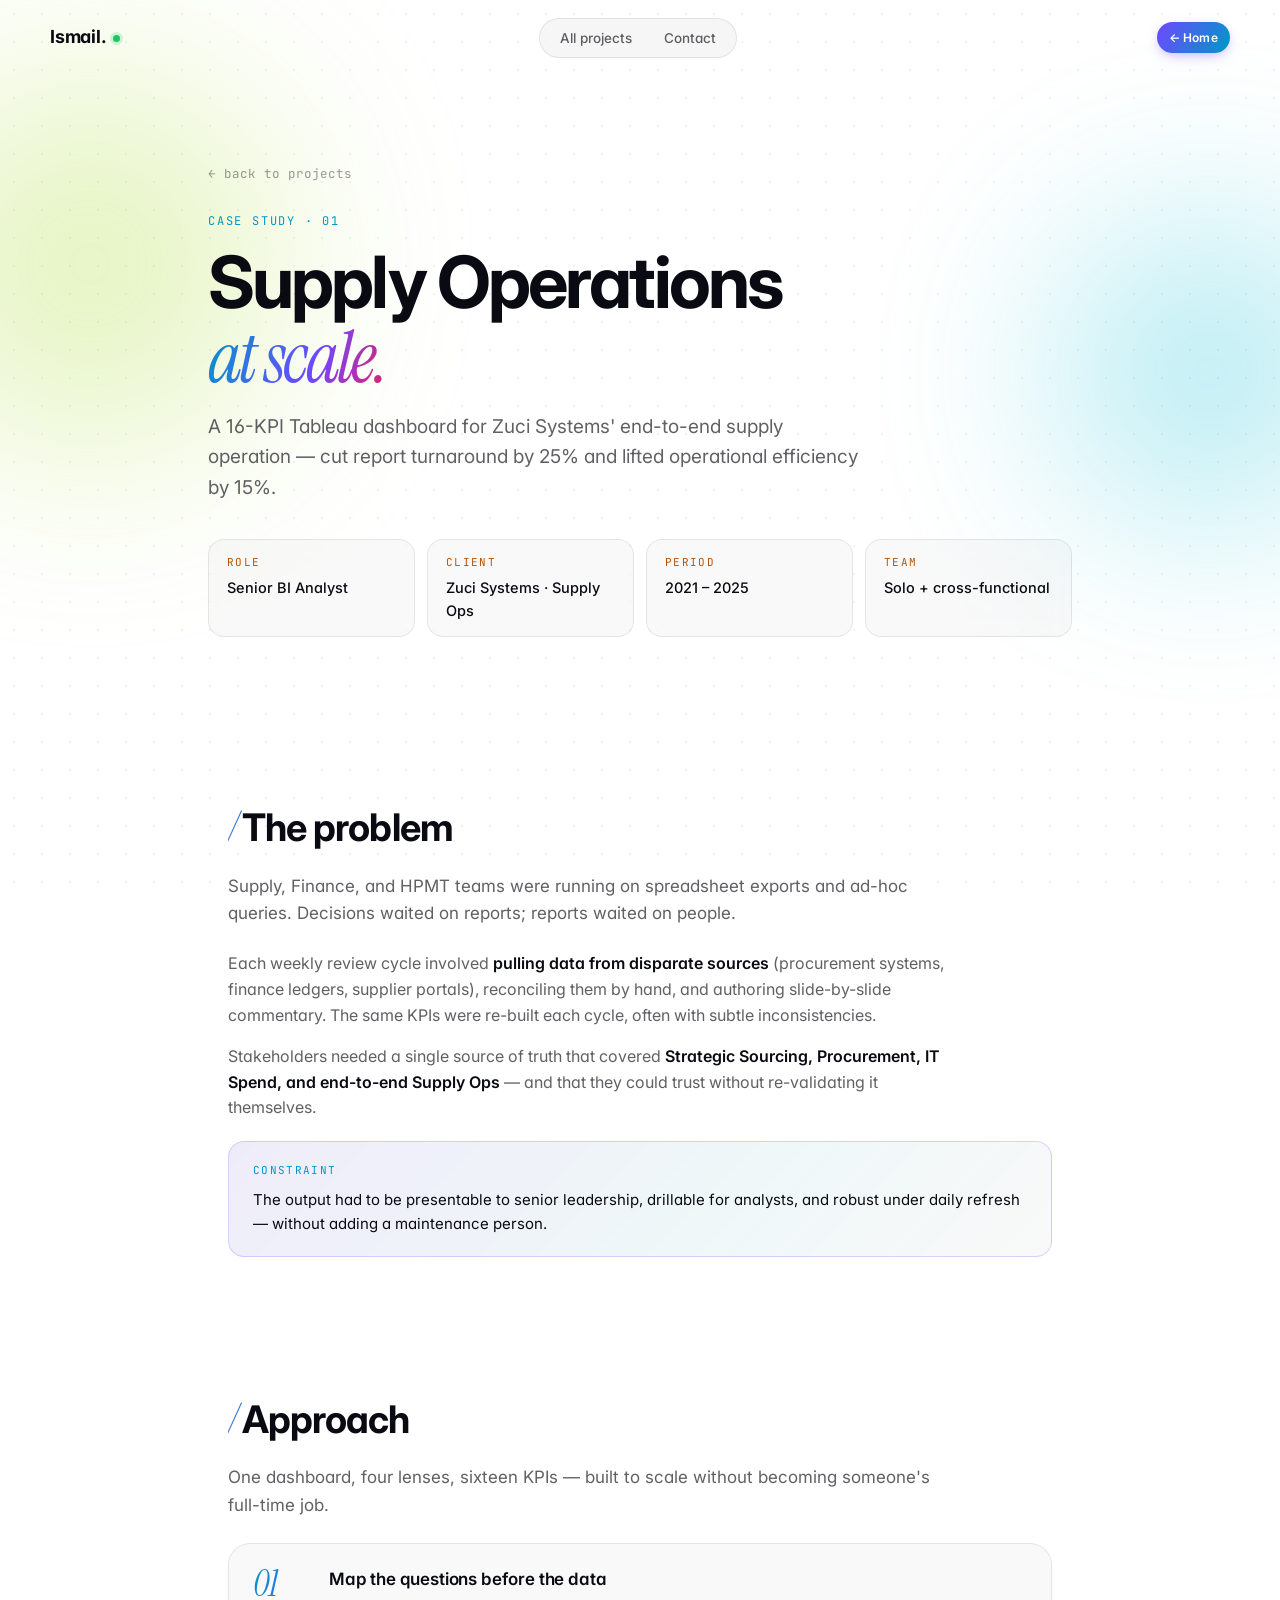
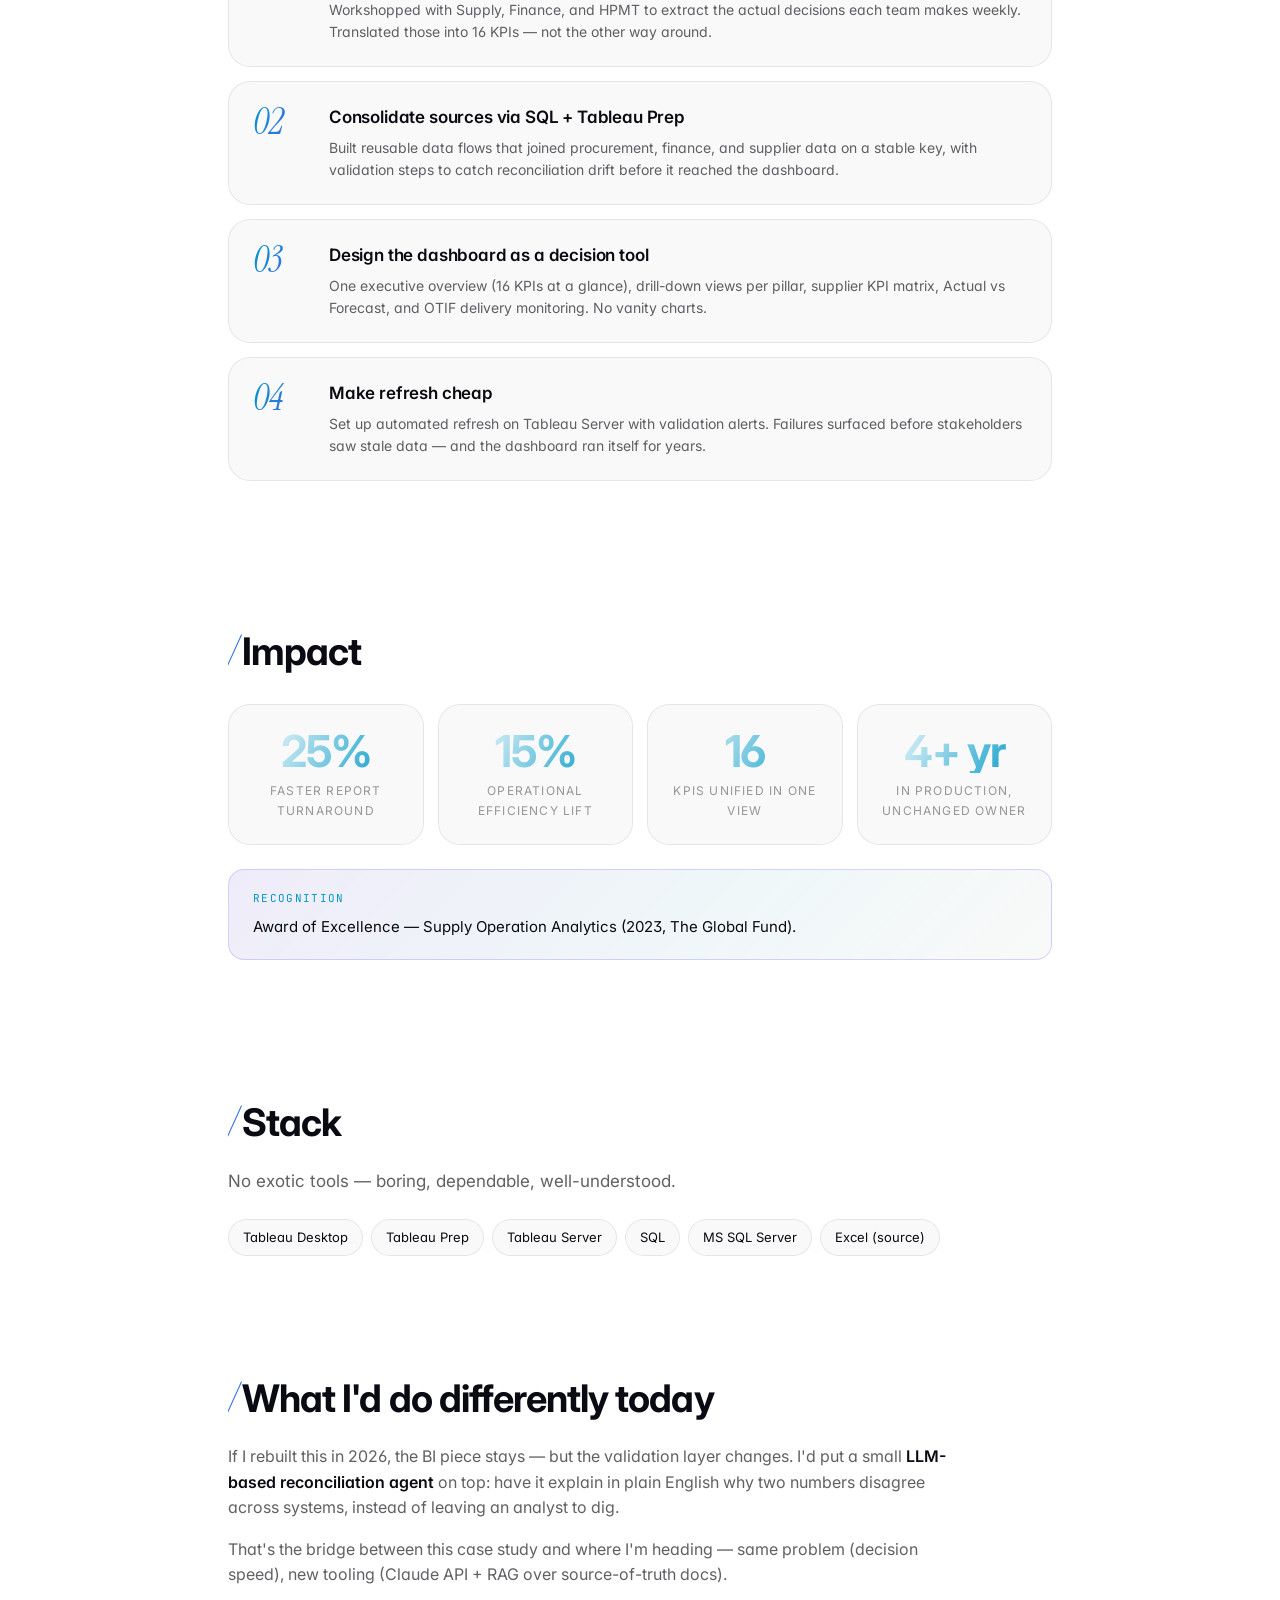
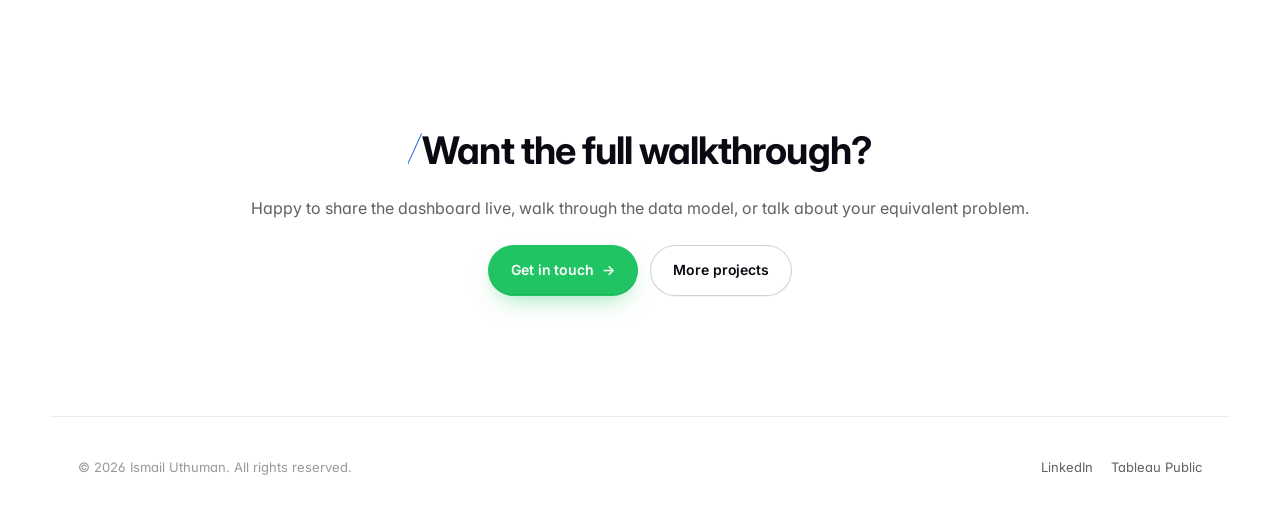
<file: case-supply-operations.html>
<!DOCTYPE html>
<html lang="en">
<head>
  <meta charset="UTF-8" />
  <meta name="viewport" content="width=device-width, initial-scale=1.0" />
  <title>Case Study — Supply Operations Dashboard · Ismail Uthuman</title>
  <meta name="description" content="How I built a 16-KPI supply operations dashboard that cut report turnaround 25% and lifted operational efficiency 15%." />
  <meta name="theme-color" content="#07080C" />
  <meta property="og:title" content="Case Study — Supply Operations Dashboard" />
  <meta property="og:description" content="16 KPIs · 25% faster reporting · 15% efficiency gain. Tableau + SQL deep dive." />
  <meta property="og:image" content="assets/og.png" />
  <meta name="twitter:card" content="summary_large_image" />
  <meta name="twitter:image" content="assets/og.png" />
  <link rel="preconnect" href="https://fonts.googleapis.com" />
  <link rel="preconnect" href="https://fonts.gstatic.com" crossorigin />
  <link href="https://fonts.googleapis.com/css2?family=Inter:wght@400;500;600;700;800&family=Instrument+Serif:ital@0;1&family=JetBrains+Mono:wght@400;500;600&display=swap" rel="stylesheet" />
  <link rel="stylesheet" href="css/style.css?v=23" />
  <style>
    /* Case-study-specific */
    .cs-hero {
      padding: 160px 28px 80px;
      position: relative;
      overflow: hidden;
    }
    .cs-hero .container { max-width: 920px; }
    .cs-back {
      display: inline-flex; align-items: center; gap: 8px;
      font-family: var(--font-mono);
      font-size: 12.5px;
      color: var(--text-dim);
      margin-bottom: 28px;
      transition: color .2s;
    }
    .cs-back:hover { color: var(--text); }
    .cs-eyebrow {
      font-family: var(--font-mono);
      font-size: 12px;
      color: var(--grad-2);
      letter-spacing: 0.15em;
      text-transform: uppercase;
      margin-bottom: 14px;
    }
    .cs-title {
      font-size: clamp(40px, 6.5vw, 72px);
      font-weight: 700;
      letter-spacing: -0.04em;
      line-height: 1.02;
      margin-bottom: 18px;
    }
    .cs-title .cs-italic {
      font-family: var(--font-display);
      font-style: italic;
      font-weight: 400;
      background: linear-gradient(110deg, var(--grad-2), var(--grad-1) 60%, var(--grad-3));
      -webkit-background-clip: text; background-clip: text;
      color: transparent;
    }
    .cs-tagline {
      font-size: 19px;
      color: var(--text-muted);
      max-width: 660px;
      margin-bottom: 36px;
    }
    .cs-meta {
      display: grid;
      grid-template-columns: repeat(auto-fit, minmax(180px, 1fr));
      gap: 12px;
      margin-bottom: 24px;
    }
    .cs-meta-cell {
      padding: 14px 18px;
      border-radius: var(--r-md);
      background: var(--surface);
      border: 1px solid var(--border);
      backdrop-filter: blur(10px);
    }
    .cs-meta-cell .k {
      font-family: var(--font-mono);
      font-size: 11px;
      color: var(--syn-hash);
      text-transform: uppercase;
      letter-spacing: 0.12em;
      margin-bottom: 4px;
    }
    .cs-meta-cell .v {
      font-size: 14.5px;
      color: var(--text);
      font-weight: 500;
    }

    .cs-section { padding: 56px 0; position: relative; }
    .cs-section .container { max-width: 880px; }

    .cs-h {
      font-size: clamp(26px, 3.5vw, 38px);
      font-weight: 700;
      letter-spacing: -0.025em;
      margin-bottom: 14px;
    }
    .cs-h::before {
      content: "/ ";
      font-family: var(--font-display);
      font-style: italic;
      font-weight: 400;
      background: linear-gradient(120deg, var(--grad-2), var(--grad-1));
      -webkit-background-clip: text; background-clip: text;
      color: transparent;
    }
    .cs-lead {
      font-size: 17px;
      color: var(--text-muted);
      margin-bottom: 24px;
      max-width: 720px;
    }
    .cs-body p {
      font-size: 16px;
      color: var(--text-muted);
      margin-bottom: 16px;
      max-width: 720px;
    }
    .cs-body strong { color: var(--text); font-weight: 600; }

    .cs-callout {
      padding: 20px 24px;
      border-radius: var(--r-md);
      background:
        linear-gradient(135deg, rgba(124,92,255,0.08), rgba(0,212,255,0.04) 60%, transparent),
        var(--surface);
      border: 1px solid rgba(124,92,255,0.25);
      backdrop-filter: blur(10px);
      margin: 20px 0;
      font-size: 15px;
      color: var(--text);
    }
    .cs-callout .lbl {
      font-family: var(--font-mono);
      font-size: 11px;
      color: var(--grad-2);
      text-transform: uppercase;
      letter-spacing: 0.12em;
      margin-bottom: 8px;
      display: block;
    }

    .cs-steps { display: grid; gap: 14px; margin: 20px 0 28px; }
    .cs-step {
      display: grid;
      grid-template-columns: 56px 1fr;
      gap: 20px;
      padding: 22px 24px;
      border-radius: var(--r-lg);
      background: var(--surface);
      border: 1px solid var(--border);
      backdrop-filter: blur(10px);
    }
    .cs-step-num {
      font-family: var(--font-display);
      font-style: italic;
      font-size: 36px;
      line-height: 1;
      background: linear-gradient(120deg, var(--grad-2), var(--grad-1));
      -webkit-background-clip: text; background-clip: text;
      color: transparent;
      letter-spacing: -0.02em;
    }
    .cs-step h3 {
      font-size: 17px;
      font-weight: 600;
      letter-spacing: -0.01em;
      margin-bottom: 6px;
      color: var(--text);
    }
    .cs-step p {
      font-size: 14px;
      color: var(--text-muted);
      margin: 0;
    }

    .cs-impact {
      display: grid;
      grid-template-columns: repeat(auto-fit, minmax(180px, 1fr));
      gap: 14px;
      margin: 22px 0 8px;
    }
    .cs-impact-card {
      padding: 24px 22px;
      border-radius: var(--r-lg);
      background: var(--surface);
      border: 1px solid var(--border);
      backdrop-filter: blur(10px);
      text-align: center;
    }
    .cs-impact-num {
      font-size: 44px;
      font-weight: 700;
      letter-spacing: -0.03em;
      background: linear-gradient(120deg, #fff, var(--grad-2));
      -webkit-background-clip: text; background-clip: text;
      color: transparent;
      line-height: 1;
    }
    .cs-impact-label {
      font-size: 12px;
      color: var(--text-dim);
      text-transform: uppercase;
      letter-spacing: 0.1em;
      margin-top: 8px;
    }

    .cs-stack {
      display: flex; flex-wrap: wrap; gap: 8px;
      margin-top: 16px;
    }
    .cs-stack .tag {
      padding: 7px 14px;
      border-radius: 999px;
      background: var(--surface);
      border: 1px solid var(--border);
      font-size: 13px;
      color: var(--text);
    }

    .cs-cta {
      padding: 60px 0 120px;
      text-align: center;
    }
    .cs-cta .cs-h { margin-bottom: 14px; }
    .cs-cta p { color: var(--text-muted); margin-bottom: 24px; }
    .cs-cta .btn-row { display: inline-flex; gap: 12px; flex-wrap: wrap; justify-content: center; }

    /* placeholder note styling */
    .cs-note {
      font-family: var(--font-mono);
      font-size: 11.5px;
      color: var(--text-dim);
      padding: 8px 12px;
      border-left: 2px solid var(--syn-hash);
      background: rgba(255, 184, 107, 0.04);
      margin: 12px 0;
    }
    .cs-note::before { content: "// "; color: var(--syn-hash); }

    @media (max-width: 700px) {
      .cs-hero { padding: 120px 20px 60px; }
      .cs-step { grid-template-columns: 1fr; gap: 8px; }
      .cs-step-num { font-size: 28px; }
    }
  </style>
</head>
<body>

  <!-- NAV (slim, reused from main style) -->
  <header>
    <nav>
      <div class="logo">Ismail.</div>
      <ul class="nav-links">
        <li><a href="index.html#projects">All projects</a></li>
        <li><a href="index.html#contact">Contact</a></li>
      </ul>
      <div class="nav-right">
        <a class="lang-btn active" href="index.html" style="text-decoration:none;">← Home</a>
      </div>
    </nav>
  </header>

  <!-- HERO -->
  <section class="cs-hero">
    <div class="hero-orb hero-orb--1" style="top:10%; left:-100px; width:380px; height:380px; opacity:0.35;"></div>
    <div class="hero-orb hero-orb--2" style="top:30%; right:-80px; width:300px; height:300px; opacity:0.30;"></div>

    <div class="container">
      <a href="index.html#projects" class="cs-back">← back to projects</a>
      <div class="cs-eyebrow">Case Study · 01</div>
      <h1 class="cs-title">Supply Operations<br/><span class="cs-italic">at scale.</span></h1>
      <p class="cs-tagline">A 16-KPI Tableau dashboard for Zuci Systems' end-to-end supply operation — cut report turnaround by 25% and lifted operational efficiency by 15%.</p>

      <div class="cs-meta">
        <div class="cs-meta-cell"><div class="k">Role</div><div class="v">Senior BI Analyst</div></div>
        <div class="cs-meta-cell"><div class="k">Client</div><div class="v">Zuci Systems · Supply Ops</div></div>
        <div class="cs-meta-cell"><div class="k">Period</div><div class="v">2021 – 2025</div></div>
        <div class="cs-meta-cell"><div class="k">Team</div><div class="v">Solo + cross-functional</div></div>
      </div>
    </div>
  </section>

  <!-- CONTEXT -->
  <section class="cs-section">
    <div class="container">
      <h2 class="cs-h">The problem</h2>
      <p class="cs-lead">Supply, Finance, and HPMT teams were running on spreadsheet exports and ad-hoc queries. Decisions waited on reports; reports waited on people.</p>
      <div class="cs-body">
        <p>Each weekly review cycle involved <strong>pulling data from disparate sources</strong> (procurement systems, finance ledgers, supplier portals), reconciling them by hand, and authoring slide-by-slide commentary. The same KPIs were re-built each cycle, often with subtle inconsistencies.</p>
        <p>Stakeholders needed a single source of truth that covered <strong>Strategic Sourcing, Procurement, IT Spend, and end-to-end Supply Ops</strong> — and that they could trust without re-validating it themselves.</p>
        <div class="cs-callout">
          <span class="lbl">Constraint</span>
          The output had to be presentable to senior leadership, drillable for analysts, and robust under daily refresh — without adding a maintenance person.
        </div>
      </div>
    </div>
  </section>

  <!-- APPROACH -->
  <section class="cs-section">
    <div class="container">
      <h2 class="cs-h">Approach</h2>
      <p class="cs-lead">One dashboard, four lenses, sixteen KPIs — built to scale without becoming someone's full-time job.</p>

      <div class="cs-steps">
        <div class="cs-step">
          <div class="cs-step-num">01</div>
          <div>
            <h3>Map the questions before the data</h3>
            <p>Workshopped with Supply, Finance, and HPMT to extract the actual decisions each team makes weekly. Translated those into 16 KPIs — not the other way around.</p>
          </div>
        </div>
        <div class="cs-step">
          <div class="cs-step-num">02</div>
          <div>
            <h3>Consolidate sources via SQL + Tableau Prep</h3>
            <p>Built reusable data flows that joined procurement, finance, and supplier data on a stable key, with validation steps to catch reconciliation drift before it reached the dashboard.</p>
          </div>
        </div>
        <div class="cs-step">
          <div class="cs-step-num">03</div>
          <div>
            <h3>Design the dashboard as a decision tool</h3>
            <p>One executive overview (16 KPIs at a glance), drill-down views per pillar, supplier KPI matrix, Actual vs Forecast, and OTIF delivery monitoring. No vanity charts.</p>
          </div>
        </div>
        <div class="cs-step">
          <div class="cs-step-num">04</div>
          <div>
            <h3>Make refresh cheap</h3>
            <p>Set up automated refresh on Tableau Server with validation alerts. Failures surfaced before stakeholders saw stale data — and the dashboard ran itself for years.</p>
          </div>
        </div>
      </div>
    </div>
  </section>

  <!-- IMPACT -->
  <section class="cs-section">
    <div class="container">
      <h2 class="cs-h">Impact</h2>
      <div class="cs-impact">
        <div class="cs-impact-card">
          <div class="cs-impact-num">25%</div>
          <div class="cs-impact-label">Faster report turnaround</div>
        </div>
        <div class="cs-impact-card">
          <div class="cs-impact-num">15%</div>
          <div class="cs-impact-label">Operational efficiency lift</div>
        </div>
        <div class="cs-impact-card">
          <div class="cs-impact-num">16</div>
          <div class="cs-impact-label">KPIs unified in one view</div>
        </div>
        <div class="cs-impact-card">
          <div class="cs-impact-num">4+ yr</div>
          <div class="cs-impact-label">In production, unchanged owner</div>
        </div>
      </div>

      <div class="cs-callout" style="margin-top: 24px;">
        <span class="lbl">Recognition</span>
        Award of Excellence — Supply Operation Analytics (2023, The Global Fund).
      </div>
    </div>
  </section>

  <!-- STACK -->
  <section class="cs-section">
    <div class="container">
      <h2 class="cs-h">Stack</h2>
      <p class="cs-lead">No exotic tools — boring, dependable, well-understood.</p>
      <div class="cs-stack">
        <span class="tag">Tableau Desktop</span>
        <span class="tag">Tableau Prep</span>
        <span class="tag">Tableau Server</span>
        <span class="tag">SQL</span>
        <span class="tag">MS SQL Server</span>
        <span class="tag">Excel (source)</span>
      </div>
    </div>
  </section>

  <!-- REFLECTION -->
  <section class="cs-section">
    <div class="container">
      <h2 class="cs-h">What I'd do differently today</h2>
      <div class="cs-body">
        <p>If I rebuilt this in 2026, the BI piece stays — but the validation layer changes. I'd put a small <strong>LLM-based reconciliation agent</strong> on top: have it explain in plain English why two numbers disagree across systems, instead of leaving an analyst to dig.</p>
        <p>That's the bridge between this case study and where I'm heading — same problem (decision speed), new tooling (Claude API + RAG over source-of-truth docs).</p>
      </div>
    </div>
  </section>

  <!-- CTA -->
  <section class="cs-cta">
    <div class="container">
      <h2 class="cs-h">Want the full walkthrough?</h2>
      <p>Happy to share the dashboard live, walk through the data model, or talk about your equivalent problem.</p>
      <div class="btn-row">
        <a href="index.html#contact" class="btn">Get in touch <span class="btn-arrow">→</span></a>
        <a href="index.html#projects" class="btn btn-outline">More projects</a>
      </div>
    </div>
  </section>

  <footer>
    <p>© 2026 Ismail Uthuman. All rights reserved.</p>
    <div class="social-links">
      <a href="https://www.linkedin.com/in/isma96u/" target="_blank" rel="noopener">LinkedIn</a>
      <a href="https://public.tableau.com/app/profile/ismail4056" target="_blank" rel="noopener">Tableau Public</a>
    </div>
  </footer>

</body>
</html>
</file>
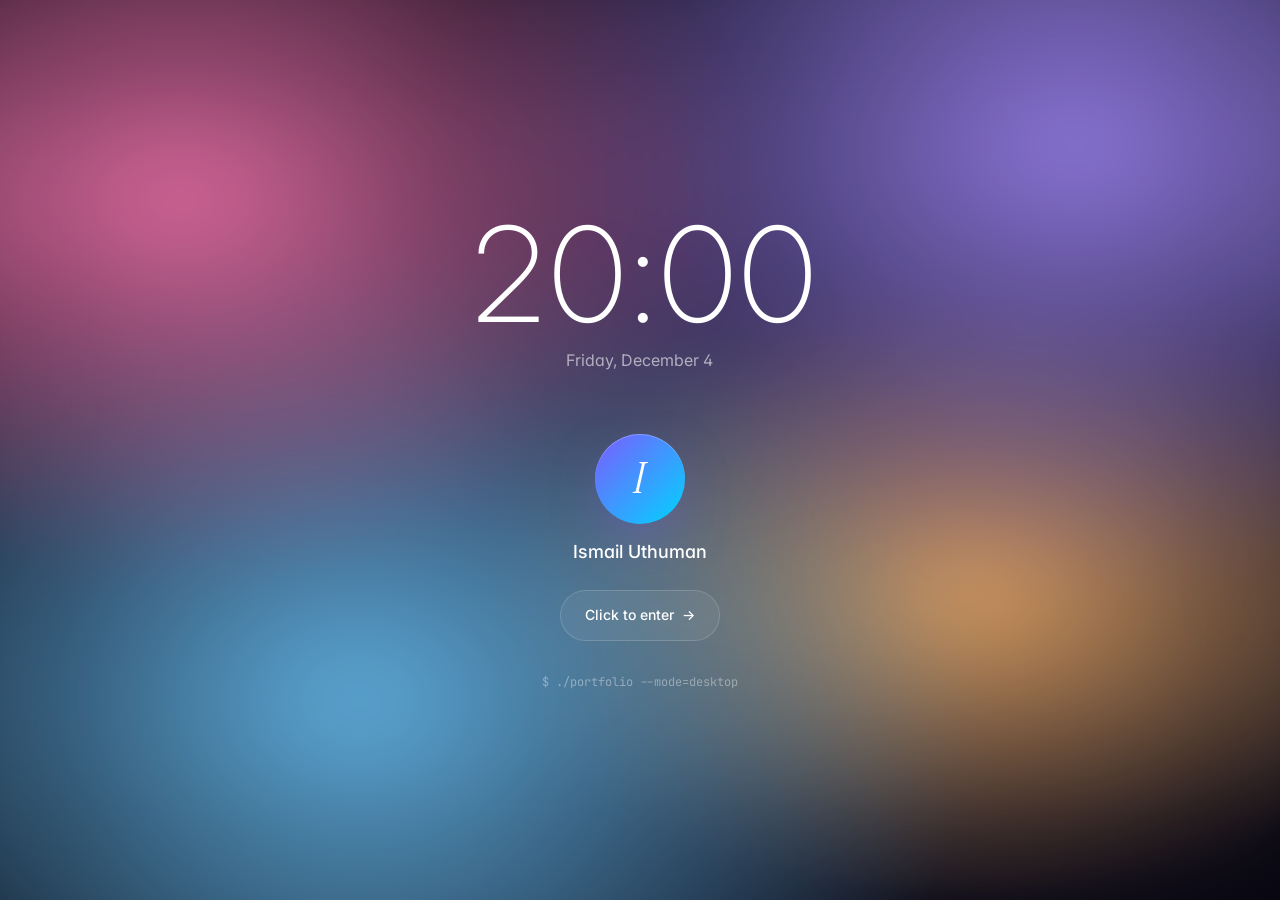
<file: desktop.html>
<!DOCTYPE html>
<html lang="en" data-theme="dark">
<head>
  <meta charset="UTF-8" />
  <meta name="viewport" content="width=device-width, initial-scale=1.0" />
  <title>ISMA OS — Desktop View</title>
  <meta name="description" content="Desktop-style view of Ismail Uthuman's portfolio — apps, multi-window, terminal." />
  <meta name="theme-color" content="#07080C" />
  <meta property="og:title" content="ISMA OS — Desktop View" />
  <meta property="og:description" content="An interactive desktop-style portfolio with apps, multi-window, and a virtual terminal." />
  <meta property="og:image" content="assets/og.png" />
  <meta name="twitter:card" content="summary_large_image" />
  <meta name="twitter:image" content="assets/og.png" />

  <link rel="preconnect" href="https://fonts.googleapis.com" />
  <link rel="preconnect" href="https://fonts.gstatic.com" crossorigin />
  <link href="https://fonts.googleapis.com/css2?family=Inter:wght@400;500;600;700;800&family=Instrument+Serif:ital@0;1&family=JetBrains+Mono:wght@400;500;600&display=swap" rel="stylesheet" />
  <link rel="stylesheet" href="css/style.css?v=23" />
  <link rel="stylesheet" href="css/desktop.css?v=5" />
</head>
<body class="os">

  <!-- LOCK SCREEN -->
  <div class="lock" id="lock">
    <div class="lock-content">
      <div class="lock-time" id="lock-time">00:00</div>
      <div class="lock-date" id="lock-date">—</div>
      <div class="lock-avatar">I</div>
      <div class="lock-user">Ismail Uthuman</div>
      <button class="lock-enter" id="lock-enter">Click to enter <span class="lock-arrow">→</span></button>
      <div class="lock-hint mono">$ ./portfolio --mode=desktop</div>
    </div>
  </div>

  <!-- TOP BAR -->
  <div class="topbar">
    <div class="topbar-left">
      <span class="tb-logo">ISMA OS</span>
      <span class="tb-active tb-menu tb-menu--bold" id="tb-active">Desktop</span>
      <span class="tb-menus">
        <span class="tb-menu">File</span>
        <span class="tb-menu">View</span>
        <span class="tb-menu">Window</span>
        <span class="tb-menu">Help</span>
      </span>
    </div>
    <div class="topbar-right">
      <span class="tb-item" title="Battery">100%</span>
      <span class="tb-item tb-icons">
        <span class="tb-dot tb-dot--g" title="Online"></span>
        <span>Wi-Fi</span>
      </span>
      <span class="tb-item" id="tb-clock">--:--</span>
      <a class="tb-item tb-back" href="index.html">← website view</a>
    </div>
  </div>

  <!-- DESKTOP -->
  <main class="desktop">
    <div class="desk-grid">
      <button class="app" data-app="about">
        <span class="app-icon" data-emoji="👤"></span>
        <span class="app-label">About</span>
      </button>
      <button class="app" data-app="skills">
        <span class="app-icon" data-emoji="⚡"></span>
        <span class="app-label">Skills</span>
      </button>
      <button class="app" data-app="experience">
        <span class="app-icon" data-emoji="📈"></span>
        <span class="app-label">Experience</span>
      </button>
      <button class="app" data-app="projects">
        <span class="app-icon" data-emoji="📁"></span>
        <span class="app-label">Projects</span>
      </button>
      <button class="app" data-app="certs">
        <span class="app-icon" data-emoji="🏆"></span>
        <span class="app-label">Certifications</span>
      </button>
      <button class="app" data-app="contact">
        <span class="app-icon" data-emoji="✉"></span>
        <span class="app-label">Contact</span>
      </button>
      <button class="app" data-app="terminal">
        <span class="app-icon" data-emoji=">_"></span>
        <span class="app-label">Terminal</span>
      </button>
      <a class="app" href="index.html">
        <span class="app-icon" data-emoji="🌐"></span>
        <span class="app-label">Website</span>
      </a>
    </div>
  </main>

  <!-- DOCK -->
  <div class="dock">
    <button class="dock-btn" data-app="about" title="About">👤</button>
    <button class="dock-btn" data-app="projects" title="Projects">📁</button>
    <button class="dock-btn" data-app="terminal" title="Terminal">&gt;_</button>
    <button class="dock-btn" data-app="contact" title="Contact">✉</button>
    <span class="dock-sep"></span>
    <a class="dock-btn" href="https://www.linkedin.com/in/isma96u/" target="_blank" rel="noopener" title="LinkedIn">in</a>
    <a class="dock-btn" href="Ismail_resume.pdf" download title="Download CV">↓</a>
  </div>

  <!-- WINDOWS -->
  <div class="windows" id="windows">

    <section class="win" id="win-about">
      <header class="win-bar">
        <div class="win-dots">
          <button class="win-dot win-dot--r" data-close></button>
          <button class="win-dot win-dot--y"></button>
          <button class="win-dot win-dot--g"></button>
        </div>
        <div class="win-title mono">~/about — Ismail</div>
      </header>
      <div class="win-body">
        <h2 class="win-h">About</h2>
        <p>Senior Business Intelligence Analyst with <strong>5+ years</strong> delivering data-driven solutions — now extending into <span class="gr">AI &amp; GenAI</span> with Claude API, RAG, and LLM-powered analytics.</p>
        <p class="muted">Skilled in interactive dashboards, automating reporting workflows, and extracting actionable insights from complex datasets to support critical decisions.</p>
        <div class="kv">
          <div><span class="mono k">location</span><span>New Jersey, USA</span></div>
          <div><span class="mono k">role</span><span>Sr. BI Analyst @ Zuci Systems</span></div>
          <div><span class="mono k">stack</span><span>Power BI · Tableau · SQL · Claude API · Python</span></div>
          <div><span class="mono k">email</span><span><a href="mailto:isma96.u@gmail.com">isma96.u@gmail.com</a></span></div>
        </div>
      </div>
    </section>

    <section class="win" id="win-skills">
      <header class="win-bar">
        <div class="win-dots">
          <button class="win-dot win-dot--r" data-close></button>
          <button class="win-dot win-dot--y"></button>
          <button class="win-dot win-dot--g"></button>
        </div>
        <div class="win-title mono">~/skills</div>
      </header>
      <div class="win-body">
        <h2 class="win-h">Skills</h2>
        <div class="sk-group">
          <h3 class="sk-h">AI &amp; GenAI <span class="sk-tag">new</span></h3>
          <div class="sk-pills">
            <span class="sk-pill">Claude API</span><span class="sk-pill">LLM Integration</span>
            <span class="sk-pill">RAG</span><span class="sk-pill">Prompt Engineering</span>
            <span class="sk-pill">LangChain</span><span class="sk-pill">Vector DBs</span>
          </div>
        </div>
        <div class="sk-group">
          <h3 class="sk-h">BI Tools</h3>
          <div class="sk-pills">
            <span class="sk-pill">Tableau</span><span class="sk-pill">Power BI</span><span class="sk-pill">Tableau Prep</span>
          </div>
        </div>
        <div class="sk-group">
          <h3 class="sk-h">Programming &amp; Databases</h3>
          <div class="sk-pills">
            <span class="sk-pill">SQL</span><span class="sk-pill">Python</span>
            <span class="sk-pill">MS SQL Server</span><span class="sk-pill">Azure SQL</span>
          </div>
        </div>
        <div class="sk-group">
          <h3 class="sk-h">Cloud &amp; ETL</h3>
          <div class="sk-pills">
            <span class="sk-pill">Azure Data Factory</span><span class="sk-pill">Microsoft Fabric</span><span class="sk-pill">Tableau Server</span>
          </div>
        </div>
      </div>
    </section>

    <section class="win" id="win-experience">
      <header class="win-bar">
        <div class="win-dots">
          <button class="win-dot win-dot--r" data-close></button>
          <button class="win-dot win-dot--y"></button>
          <button class="win-dot win-dot--g"></button>
        </div>
        <div class="win-title mono">~/experience — git log</div>
      </header>
      <div class="win-body mono-body">
        <h2 class="win-h">Experience</h2>
        <pre class="git-log">
<span class="g-k">commit</span> <span class="g-h">8f3a2b1</span> <span class="g-b">(HEAD → main, role/zuci-usa)</span>
<span class="g-k">Author:</span> Ismail Uthuman &lt;ismatechx@gmail.com&gt;
<span class="g-k">Date:</span>   <span class="g-d">Jun 2025 → Present</span>

    <span class="g-t">feat</span>(<span class="g-s">zuci-usa</span>): Senior Business Intelligence Analyst
    · Built Power BI dashboards from patient insurance docs
    · Automated validation reports to cut manual reconciliation
    <span class="g-plus">+</span> Power BI · SQL · Azure SQL

<span class="g-k">commit</span> <span class="g-h">c41d9e6</span> <span class="g-b">(role/zuci-india)</span>
<span class="g-k">Author:</span> Ismail Uthuman &lt;ismatechx@gmail.com&gt;
<span class="g-k">Date:</span>   <span class="g-d">Mar 2021 → May 2025</span>

    <span class="g-t">feat</span>(<span class="g-s">zuci-india</span>): Senior BI Analyst
    · Tableau dashboards — 25% faster report turnaround
    · +15% operational efficiency w/ Supply, Finance, HPMT
    · Led ISMS Risk Dashboard (Power BI + RLS)
    <span class="g-plus">+</span> Tableau · Power BI · SQL · Tableau Prep

<span class="g-k">commit</span> <span class="g-h">a02f1d3</span> <span class="g-b">(role/radiare)</span>
<span class="g-k">Author:</span> Ismail Uthuman &lt;ismatechx@gmail.com&gt;
<span class="g-k">Date:</span>   <span class="g-d">Dec 2019 → Feb 2021</span>

    <span class="g-t">feat</span>(<span class="g-s">radiare</span>): Junior Consultant
    · Global Fund dashboards (HIV/TB/Malaria, COVID KPIs)
    · Tableau Lineage Analytics w/ GraphQL
    <span class="g-plus">+</span> Tableau · GraphQL · Tableau Server

<span class="g-k">commit</span> <span class="g-h">e1b3070</span> <span class="g-b">(root, init)</span>
<span class="g-k">Date:</span>   <span class="g-d">Sep 2019 → Nov 2019</span>

    <span class="g-t">init</span>(<span class="g-s">radiare</span>): Software Trainee Intern
    · Tableau + SQL fundamentals; chart types &amp; basics
    <span class="g-plus">+</span> Tableau · SQL
</pre>
      </div>
    </section>

    <section class="win" id="win-projects">
      <header class="win-bar">
        <div class="win-dots">
          <button class="win-dot win-dot--r" data-close></button>
          <button class="win-dot win-dot--y"></button>
          <button class="win-dot win-dot--g"></button>
        </div>
        <div class="win-title mono">~/projects</div>
      </header>
      <div class="win-body">
        <h2 class="win-h">Projects</h2>
        <div class="pr-list">
          <a class="pr" href="index.html#projects">
            <div class="pr-num mono">01</div>
            <div>
              <div class="pr-t">Supply Operations Dashboard</div>
              <div class="pr-d">16-KPI Tableau dashboard — Strategic Sourcing, Procurement, IT Spend.</div>
              <div class="pr-tags"><span>Tableau</span><span>SQL</span></div>
            </div>
          </a>
          <a class="pr" href="index.html#projects">
            <div class="pr-num mono">02</div>
            <div>
              <div class="pr-t">Global Fund Health Dashboards</div>
              <div class="pr-d">HIV/TB/Malaria monitoring, COVID-19 KPIs, grant-making analytics.</div>
              <div class="pr-tags"><span>Tableau</span><span>GraphQL</span></div>
            </div>
          </a>
          <a class="pr" href="index.html#projects">
            <div class="pr-num mono">03</div>
            <div>
              <div class="pr-t">ISMS Risk Dashboard</div>
              <div class="pr-d">Power BI + RLS — risk trends, threat analysis, compliance KPIs.</div>
              <div class="pr-tags"><span>Power BI</span><span>RLS</span></div>
            </div>
          </a>
          <a class="pr" href="index.html#projects">
            <div class="pr-num mono">04</div>
            <div>
              <div class="pr-t">NYC Maven Taxi Challenge <span class="pr-live">live</span></div>
              <div class="pr-d">Taxi trip patterns, fare trends, pickup/drop-off hotspots.</div>
              <div class="pr-tags"><span>Tableau Public</span></div>
            </div>
          </a>
          <a class="pr" href="index.html#projects">
            <div class="pr-num mono">05</div>
            <div>
              <div class="pr-t">World Happiness Report 2022 <span class="pr-live">live</span></div>
              <div class="pr-d">Country-level happiness factors visualised.</div>
              <div class="pr-tags"><span>Tableau Public</span></div>
            </div>
          </a>
        </div>
      </div>
    </section>

    <section class="win" id="win-certs">
      <header class="win-bar">
        <div class="win-dots">
          <button class="win-dot win-dot--r" data-close></button>
          <button class="win-dot win-dot--y"></button>
          <button class="win-dot win-dot--g"></button>
        </div>
        <div class="win-title mono">~/certifications</div>
      </header>
      <div class="win-body">
        <h2 class="win-h">Certifications &amp; Awards</h2>
        <h3 class="sk-h">Certifications</h3>
        <ul class="cr-list">
          <li><span class="cr-i">🏆</span><div><strong>Microsoft Fabric Analytics Engineer Associate</strong><span class="muted">Jan 2025</span></div></li>
          <li><span class="cr-i">🏆</span><div><strong>Microsoft Azure Data Engineer</strong><span class="muted">Aug 2022</span></div></li>
          <li><span class="cr-i">🏆</span><div><strong>Tableau Desktop Specialist</strong><span class="muted">Jul 2021</span></div></li>
          <li><span class="cr-i">🏆</span><div><strong>Microsoft Azure Data Fundamentals</strong><span class="muted">Sep 2021</span></div></li>
        </ul>
        <h3 class="sk-h">Awards</h3>
        <ul class="cr-list">
          <li><span class="cr-i">⭐</span><div><strong>Sky Walker Award — Best Performance</strong><span class="muted">Q4 2024 · Zuci Systems</span></div></li>
          <li><span class="cr-i">⭐</span><div><strong>Award of Excellence — Supply Operation Analytics</strong><span class="muted">2023 · The Global Fund</span></div></li>
          <li><span class="cr-i">⭐</span><div><strong>Sky Walker Award — Best Performer</strong><span class="muted">Q2 2023 · Zuci Systems</span></div></li>
          <li><span class="cr-i">⭐</span><div><strong>Rookie Award — Exceptional Fresher Performance</strong><span class="muted">2020 · Radiare</span></div></li>
        </ul>
      </div>
    </section>

    <section class="win" id="win-contact">
      <header class="win-bar">
        <div class="win-dots">
          <button class="win-dot win-dot--r" data-close></button>
          <button class="win-dot win-dot--y"></button>
          <button class="win-dot win-dot--g"></button>
        </div>
        <div class="win-title mono">~/contact — message.json</div>
      </header>
      <div class="win-body">
        <h2 class="win-h">Contact</h2>
        <p class="muted">Reach me directly or open a quick line below.</p>
        <ul class="ct-list">
          <li><a href="mailto:isma96.u@gmail.com">✉ isma96.u@gmail.com</a></li>
          <li><a href="https://www.linkedin.com/in/isma96u/" target="_blank" rel="noopener">in linkedin.com/in/isma96u</a></li>
          <li><a href="https://public.tableau.com/app/profile/ismail4056" target="_blank" rel="noopener">📊 Tableau Public</a></li>
        </ul>
        <a class="btn ct-btn" href="index.html#contact">Open contact form on website →</a>
      </div>
    </section>

    <section class="win" id="win-terminal">
      <header class="win-bar">
        <div class="win-dots">
          <button class="win-dot win-dot--r" data-close></button>
          <button class="win-dot win-dot--y"></button>
          <button class="win-dot win-dot--g"></button>
        </div>
        <div class="win-title mono">~/terminal — ismail@os</div>
      </header>
      <div class="win-body mono-body terminal-body">
        <div class="term-out" id="term-out">
<span class="t-info">ismail-os 1.0.0 — type 'help' for commands.</span>
        </div>
        <div class="term-input">
          <span class="t-prompt"><span class="t-user">ismail</span>@<span class="t-host">os</span>:<span class="t-path">~</span>$</span>
          <input id="term-in" type="text" autocomplete="off" spellcheck="false" autofocus />
        </div>
      </div>
    </section>

  </div>

  <script src="js/desktop.js?v=4"></script>
</body>
</html>
</file>
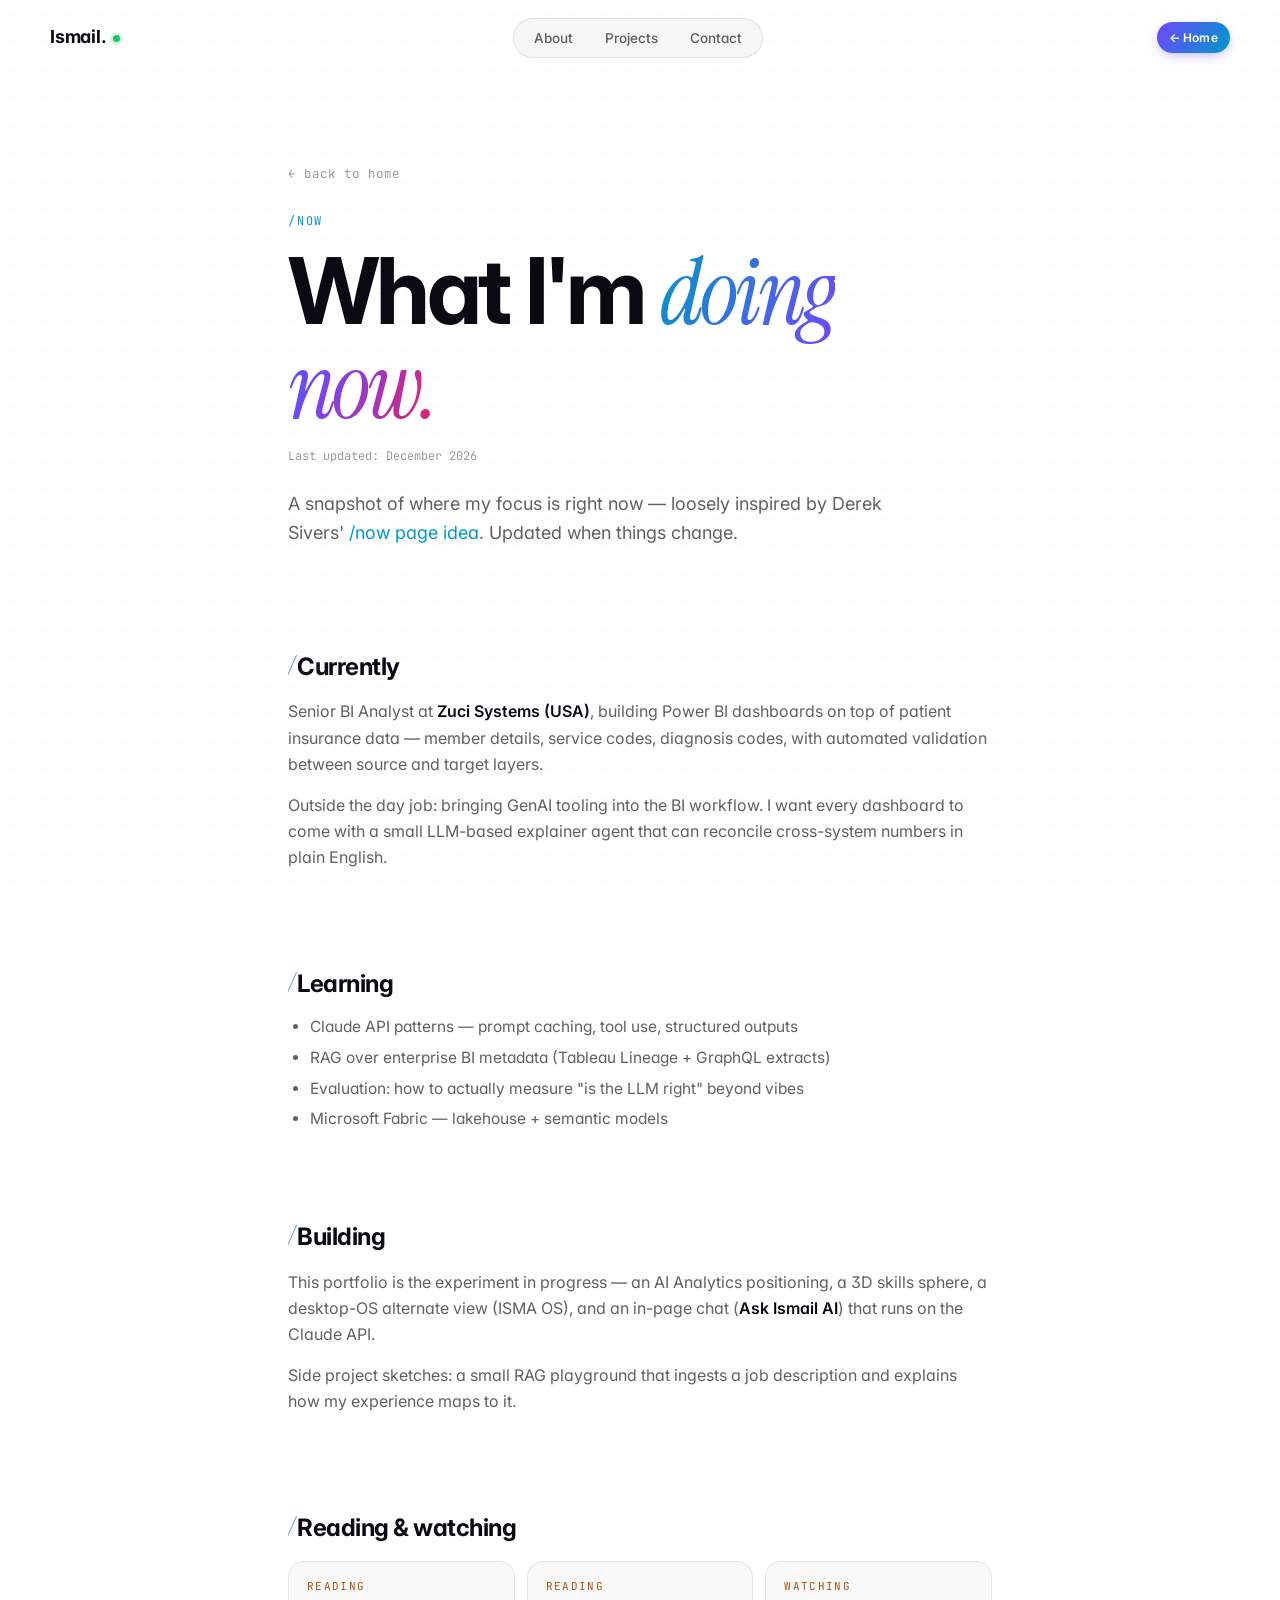
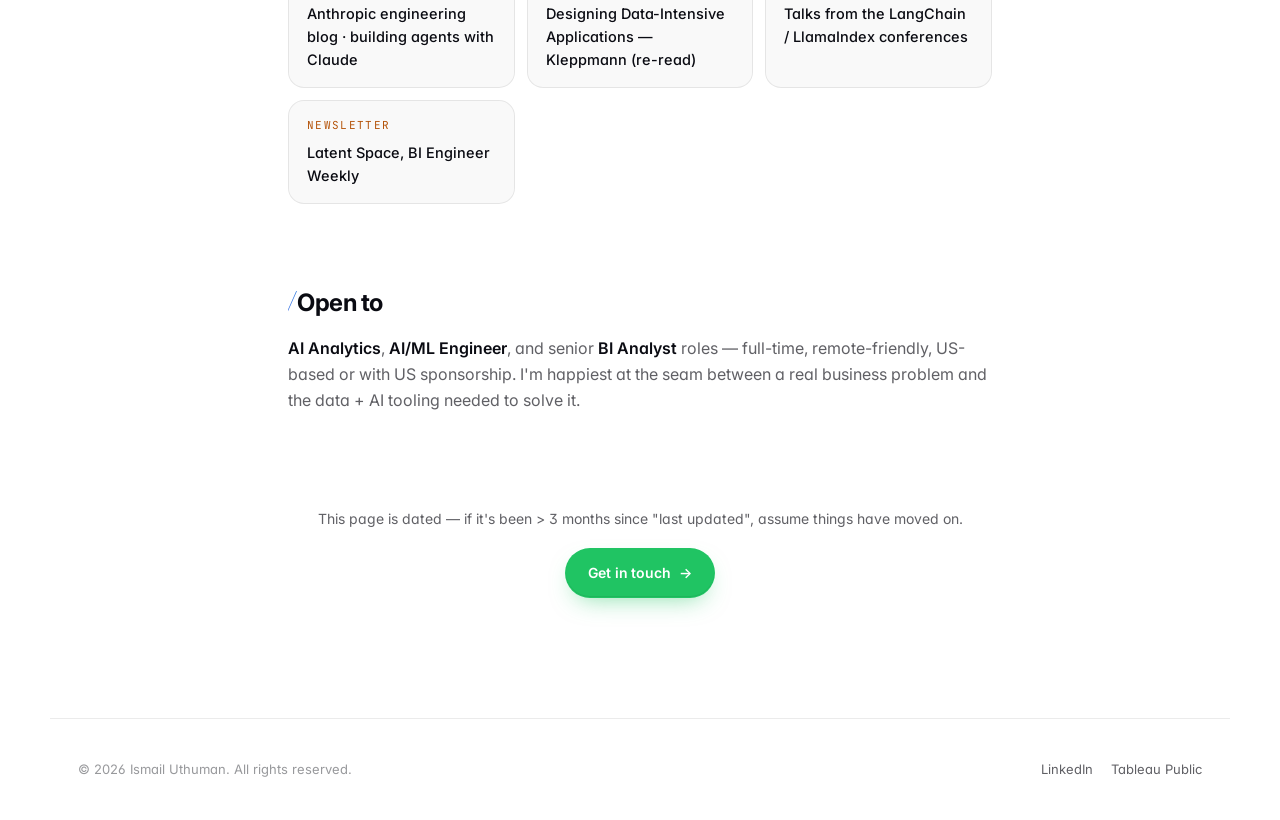
<file: now.html>
<!DOCTYPE html>
<html lang="en">
<head>
  <meta charset="UTF-8" />
  <meta name="viewport" content="width=device-width, initial-scale=1.0" />
  <title>Now — Ismail Uthuman</title>
  <meta name="description" content="What Ismail is currently working on, learning, building, and reading." />
  <meta name="theme-color" content="#FFFFFF" />
  <meta property="og:title" content="Now — Ismail Uthuman" />
  <meta property="og:description" content="Current focus: AI Analytics, RAG pipelines, Power BI healthcare dashboards." />
  <meta property="og:image" content="assets/og.png" />
  <meta name="twitter:card" content="summary_large_image" />
  <meta name="twitter:image" content="assets/og.png" />
  <link rel="preconnect" href="https://fonts.googleapis.com" />
  <link rel="preconnect" href="https://fonts.gstatic.com" crossorigin />
  <link href="https://fonts.googleapis.com/css2?family=Inter:wght@400;500;600;700;800&family=Instrument+Serif:ital@0;1&family=JetBrains+Mono:wght@400;500;600&display=swap" rel="stylesheet" />
  <link rel="stylesheet" href="css/style.css?v=30" />
  <style>
    .now-hero { padding: 160px 28px 60px; }
    .now-hero .container { max-width: 760px; }
    .now-back {
      display: inline-flex; align-items: center; gap: 8px;
      font-family: var(--font-mono);
      font-size: 12.5px;
      color: var(--text-dim);
      margin-bottom: 28px;
    }
    .now-back:hover { color: var(--text); }
    .now-eyebrow {
      font-family: var(--font-mono);
      font-size: 12px;
      color: var(--grad-2);
      letter-spacing: 0.15em;
      text-transform: uppercase;
      margin-bottom: 14px;
    }
    .now-title {
      font-size: clamp(48px, 8vw, 92px);
      font-weight: 700;
      letter-spacing: -0.04em;
      line-height: 1;
      margin-bottom: 14px;
    }
    .now-title .it {
      font-family: var(--font-display);
      font-style: italic;
      font-weight: 400;
      background: linear-gradient(110deg, var(--grad-2), var(--grad-1) 60%, var(--grad-3));
      -webkit-background-clip: text; background-clip: text;
      color: transparent;
    }
    .now-updated {
      font-family: var(--font-mono);
      font-size: 12px;
      color: var(--text-dim);
      margin-bottom: 24px;
    }
    .now-intro {
      font-size: 18px;
      color: var(--text-muted);
      line-height: 1.6;
      max-width: 640px;
    }

    .now-sec { padding: 40px 0; }
    .now-sec .container { max-width: 760px; }
    .now-h {
      font-size: 24px;
      font-weight: 700;
      letter-spacing: -0.02em;
      margin-bottom: 12px;
    }
    .now-h::before {
      content: "/ ";
      font-family: var(--font-display);
      font-style: italic;
      font-weight: 400;
      background: linear-gradient(120deg, var(--grad-2), var(--grad-1));
      -webkit-background-clip: text; background-clip: text;
      color: transparent;
    }
    .now-body p {
      font-size: 16px;
      color: var(--text-muted);
      margin-bottom: 14px;
      line-height: 1.65;
    }
    .now-body strong { color: var(--text); font-weight: 600; }
    .now-body ul {
      padding-left: 22px;
      color: var(--text-muted);
      font-size: 15.5px;
    }
    .now-body li { margin-bottom: 6px; }

    .now-cards {
      display: grid;
      grid-template-columns: repeat(auto-fit, minmax(220px, 1fr));
      gap: 12px;
      margin-top: 14px;
    }
    .now-card {
      padding: 16px 18px;
      border-radius: var(--r-md);
      background: var(--surface);
      border: 1px solid var(--border);
    }
    .now-card .k {
      font-family: var(--font-mono);
      font-size: 11px;
      color: var(--syn-hash);
      text-transform: uppercase;
      letter-spacing: 0.12em;
      margin-bottom: 6px;
    }
    .now-card .v {
      font-size: 14.5px;
      color: var(--text);
      font-weight: 500;
    }

    .now-foot {
      padding: 40px 0 120px;
      text-align: center;
    }
    .now-foot p {
      color: var(--text-muted);
      font-size: 14px;
      margin-bottom: 18px;
    }
  </style>
</head>
<body>

  <!-- NAV -->
  <header>
    <nav>
      <div class="logo">Ismail.</div>
      <ul class="nav-links">
        <li><a href="index.html#about">About</a></li>
        <li><a href="index.html#projects">Projects</a></li>
        <li><a href="index.html#contact">Contact</a></li>
      </ul>
      <div class="nav-right">
        <a class="lang-btn active" href="index.html" style="text-decoration:none;">← Home</a>
      </div>
    </nav>
  </header>

  <section class="now-hero">
    <div class="container">
      <a href="index.html" class="now-back">← back to home</a>
      <div class="now-eyebrow">/now</div>
      <h1 class="now-title">What I'm <span class="it">doing now.</span></h1>
      <p class="now-updated">Last updated: <span id="now-date">June 2026</span></p>
      <p class="now-intro">A snapshot of where my focus is right now &mdash; loosely inspired by Derek Sivers' <a href="https://nownownow.com/about" target="_blank" rel="noopener" style="color:var(--grad-2)">/now page idea</a>. Updated when things change.</p>
    </div>
  </section>

  <section class="now-sec">
    <div class="container">
      <h2 class="now-h">Currently</h2>
      <div class="now-body">
        <p>Senior BI Analyst at <strong>Zuci Systems (USA)</strong>, building Power BI dashboards on top of patient insurance data &mdash; member details, service codes, diagnosis codes, with automated validation between source and target layers.</p>
        <p>Outside the day job: bringing GenAI tooling into the BI workflow. I want every dashboard to come with a small LLM-based explainer agent that can reconcile cross-system numbers in plain English.</p>
      </div>
    </div>
  </section>

  <section class="now-sec">
    <div class="container">
      <h2 class="now-h">Learning</h2>
      <div class="now-body">
        <ul>
          <li>Claude API patterns &mdash; prompt caching, tool use, structured outputs</li>
          <li>RAG over enterprise BI metadata (Tableau Lineage + GraphQL extracts)</li>
          <li>Evaluation: how to actually measure "is the LLM right" beyond vibes</li>
          <li>Microsoft Fabric &mdash; lakehouse + semantic models</li>
        </ul>
      </div>
    </div>
  </section>

  <section class="now-sec">
    <div class="container">
      <h2 class="now-h">Building</h2>
      <div class="now-body">
        <p>This portfolio is the experiment in progress &mdash; an AI Analytics positioning, a 3D skills sphere, a desktop-OS alternate view (ISMA OS), and an in-page chat (<strong>Ask Ismail AI</strong>) that runs on the Claude API.</p>
        <p>Side project sketches: a small RAG playground that ingests a job description and explains how my experience maps to it.</p>
      </div>
    </div>
  </section>

  <section class="now-sec">
    <div class="container">
      <h2 class="now-h">Reading &amp; watching</h2>
      <div class="now-cards">
        <div class="now-card">
          <div class="k">Reading</div>
          <div class="v">Anthropic engineering blog &middot; building agents with Claude</div>
        </div>
        <div class="now-card">
          <div class="k">Reading</div>
          <div class="v">Designing Data-Intensive Applications &mdash; Kleppmann (re-read)</div>
        </div>
        <div class="now-card">
          <div class="k">Watching</div>
          <div class="v">Talks from the LangChain / LlamaIndex conferences</div>
        </div>
        <div class="now-card">
          <div class="k">Newsletter</div>
          <div class="v">Latent Space, BI Engineer Weekly</div>
        </div>
      </div>
    </div>
  </section>

  <section class="now-sec">
    <div class="container">
      <h2 class="now-h">Open to</h2>
      <div class="now-body">
        <p><strong>AI Analytics</strong>, <strong>AI/ML Engineer</strong>, and senior <strong>BI Analyst</strong> roles &mdash; full-time, remote-friendly, US-based or with US sponsorship. I'm happiest at the seam between a real business problem and the data + AI tooling needed to solve it.</p>
      </div>
    </div>
  </section>

  <section class="now-foot">
    <div class="container">
      <p>This page is dated &mdash; if it's been &gt; 3 months since "last updated", assume things have moved on.</p>
      <a href="index.html#contact" class="btn">Get in touch <span class="btn-arrow">→</span></a>
    </div>
  </section>

  <footer>
    <p>© 2026 Ismail Uthuman. All rights reserved.</p>
    <div class="social-links">
      <a href="https://www.linkedin.com/in/isma96u/" target="_blank" rel="noopener">LinkedIn</a>
      <a href="https://public.tableau.com/app/profile/ismail4056" target="_blank" rel="noopener">Tableau Public</a>
    </div>
  </footer>

  <script>
    // theme inherits from localStorage (set by main page)
    (function () {
      const t = (() => { try { return localStorage.getItem('theme'); } catch (_) { return null; } })();
      if (t === 'dark') document.documentElement.setAttribute('data-theme', 'dark');
    })();
    // auto-display "Month YYYY" for last-updated (kept fresh)
    document.getElementById('now-date').textContent = new Date().toLocaleDateString(undefined, { month: 'long', year: 'numeric' });
  </script>
</body>
</html>
</file>
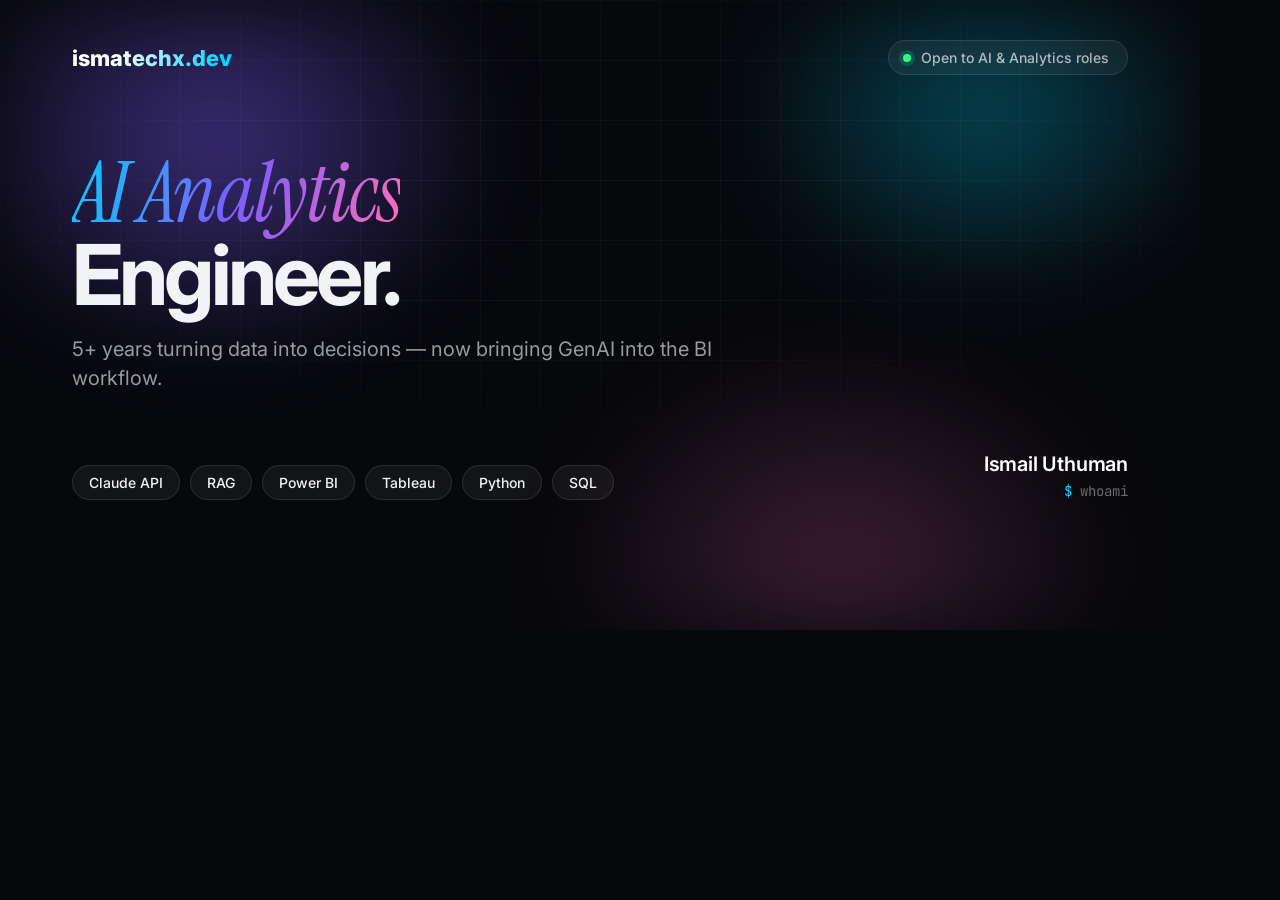
<file: assets/og-template.html>
<!DOCTYPE html>
<html><head><meta charset="UTF-8">
<style>
@import url('https://fonts.googleapis.com/css2?family=Inter:wght@400;500;600;700;800&family=Instrument+Serif:ital@0;1&family=JetBrains+Mono:wght@400;500&display=swap');
* { margin: 0; padding: 0; box-sizing: border-box; }
html, body { width: 1200px; height: 630px; overflow: hidden; }
body {
  font-family: 'Inter', sans-serif;
  background: #07080C;
  color: #F2F3F7;
  position: relative;
}
body::before {
  content: ""; position: absolute; inset: 0;
  background:
    radial-gradient(40% 60% at 18% 22%, rgba(124,92,255,0.45), transparent 60%),
    radial-gradient(35% 50% at 82% 18%, rgba(0,212,255,0.30), transparent 60%),
    radial-gradient(40% 60% at 70% 90%, rgba(255,111,181,0.22), transparent 60%);
  filter: blur(40px);
}
body::after {
  content: ""; position: absolute; inset: 0;
  background-image:
    linear-gradient(rgba(255,255,255,0.04) 1px, transparent 1px),
    linear-gradient(90deg, rgba(255,255,255,0.04) 1px, transparent 1px);
  background-size: 60px 60px;
  -webkit-mask-image: radial-gradient(ellipse 80% 60% at 50% 30%, #000 30%, transparent 75%);
}
.zone { position: absolute; z-index: 1; }
.top { top: 40px; left: 72px; right: 72px;
       display: flex; justify-content: space-between; align-items: center; }
.middle { top: 150px; left: 72px; right: 72px; }
.bottom { bottom: 130px; left: 72px; right: 72px;
          display: flex; justify-content: space-between; align-items: flex-end; gap: 20px; }

.logo {
  font-weight: 800; font-size: 22px;
  background: linear-gradient(120deg, #fff 30%, #00D4FF 90%);
  -webkit-background-clip: text; background-clip: text;
  color: transparent;
}
.badge {
  display: inline-flex; align-items: center; gap: 10px;
  padding: 8px 18px 8px 14px;
  border-radius: 999px;
  background: rgba(255,255,255,0.05);
  border: 1px solid rgba(255,255,255,0.10);
  font-size: 14px; color: rgba(242,243,247,0.7); font-weight: 500;
}
.badge-dot {
  width: 8px; height: 8px; background: #22ff8c; border-radius: 50%;
  box-shadow: 0 0 0 4px rgba(34,255,140,0.15);
}
.title {
  font-size: 84px;
  line-height: 0.98;
  font-weight: 700;
  letter-spacing: -0.045em;
  margin-bottom: 18px;
}
.accent {
  font-family: 'Instrument Serif', serif;
  font-style: italic;
  font-weight: 400;
  background: linear-gradient(110deg, #00D4FF 0%, #7C5CFF 50%, #FF6FB5 100%);
  -webkit-background-clip: text; background-clip: text;
  color: transparent;
  letter-spacing: -0.02em;
}
.sub {
  font-size: 20px;
  color: rgba(242,243,247,0.62);
  max-width: 720px;
  line-height: 1.45;
}
.tags { display: flex; gap: 10px; flex-wrap: wrap; max-width: 800px; }
.tag {
  padding: 8px 16px;
  border-radius: 999px;
  background: rgba(255,255,255,0.05);
  border: 1px solid rgba(255,255,255,0.10);
  font-size: 14px; font-weight: 500;
  color: #F2F3F7;
}
.mono {
  font-family: 'JetBrains Mono', monospace;
  font-size: 14px;
  color: rgba(242,243,247,0.42);
}
.mono .g { color: #00D4FF; }
.author {
  text-align: right;
  font-size: 16px;
  color: rgba(242,243,247,0.62);
  white-space: nowrap;
  flex-shrink: 0;
}
.author strong { color: #fff; display: block; font-weight: 600; font-size: 20px; margin-bottom: 4px; letter-spacing: -0.01em; }
</style></head>
<body>
  <div class="zone top">
    <div class="logo">ismatechx.dev</div>
    <div class="badge"><span class="badge-dot"></span>Open to AI &amp; Analytics roles</div>
  </div>
  <div class="zone middle">
    <h1 class="title"><span class="accent">AI Analytics</span><br/>Engineer.</h1>
    <p class="sub">5+ years turning data into decisions &mdash; now bringing GenAI into the BI workflow.</p>
  </div>
  <div class="zone bottom">
    <div class="tags">
      <span class="tag">Claude API</span>
      <span class="tag">RAG</span>
      <span class="tag">Power BI</span>
      <span class="tag">Tableau</span>
      <span class="tag">Python</span>
      <span class="tag">SQL</span>
    </div>
    <div class="author">
      <strong>Ismail Uthuman</strong>
      <span class="mono"><span class="g">$</span> whoami</span>
    </div>
  </div>
</body></html>
</file>
<file: css/style.css>
/* ============================================================
   Ismail Uthuman — Portfolio
   Dark glass + gradient mesh · premium · AI-focused
   ============================================================ */

:root {
  --font-mono: 'JetBrains Mono', ui-monospace, SFMono-Regular, Menlo, monospace;

  /* syntax (light) */
  --syn-key:    #C2410C;
  --syn-hash:   #B45309;
  --syn-branch: #7C5CFF;
  --syn-string: #047857;
  --syn-meta:   #0284C7;
  --syn-punc:   rgba(10,11,18,0.45);

  /* surfaces — LIGHT THEME */
  --bg:           #FFFFFF;
  --bg-2:         #F6F7F9;
  --surface:      rgba(0,0,0,0.025);
  --surface-2:    rgba(0,0,0,0.05);
  --border:       rgba(0,0,0,0.08);
  --border-2:     rgba(0,0,0,0.16);

  /* text */
  --text:         #0A0B12;
  --text-muted:   rgba(10,11,18,0.65);
  --text-dim:     rgba(10,11,18,0.42);

  /* accent gradient (kept, tuned for contrast on white) */
  --grad-1:       #6E48FF;
  --grad-2:       #0098C7;
  --grad-3:       #E91E63;
  --accent:       #6E48FF;
  --accent-soft:  rgba(110,72,255,0.12);

  /* playful color blocks (inspired by AI-event aesthetics) */
  --block-lime:    #B4E04D;
  --block-magenta: #E91E63;
  --block-cyan:    #00BCD4;
  --block-yellow:  #FFD600;
  --block-violet:  #7C5CFF;

  /* CTA — vivid green */
  --cta:          #20C463;
  --cta-dark:     #18A352;

  /* shape */
  --r-sm: 10px;
  --r-md: 16px;
  --r-lg: 22px;
  --r-xl: 32px;

  --max: 1180px;

  --font-sans: 'Inter', system-ui, -apple-system, Segoe UI, Roboto, sans-serif;
  --font-display: 'Instrument Serif', 'Times New Roman', serif;

  --shadow-glow: 0 0 0 1px rgba(0,0,0,0.04), 0 30px 80px -30px rgba(110,72,255,0.18);
  --shadow-card: 0 1px 0 rgba(0,0,0,0.04), 0 10px 30px -12px rgba(0,0,0,0.10);
}

/* ============================================================
   DARK MODE — overrides
   ============================================================ */
html[data-theme="dark"] {
  --bg:           #07080C;
  --bg-2:         #0B0D14;
  --surface:      rgba(255,255,255,0.035);
  --surface-2:    rgba(255,255,255,0.06);
  --border:       rgba(255,255,255,0.08);
  --border-2:     rgba(255,255,255,0.16);
  --text:         #F2F3F7;
  --text-muted:   rgba(242,243,247,0.62);
  --text-dim:     rgba(242,243,247,0.42);
  --syn-key:      #FFB86B;
  --syn-hash:     #FFCC66;
  --syn-string:   #6DE6B5;
  --syn-meta:     #00D4FF;
  --syn-punc:     rgba(242,243,247,0.45);
  --grad-1:       #7C5CFF;
  --grad-2:       #00D4FF;
  --grad-3:       #FF6FB5;
  --accent:       #8B7BFF;
  --accent-soft:  rgba(139,123,255,0.16);
  --shadow-card:  0 0 0 1px rgba(255,255,255,0.04), 0 20px 60px -25px rgba(0,0,0,0.7);
}
/* dot-grid: white dots on dark */
html[data-theme="dark"] body::before {
  background-image: radial-gradient(rgba(255,255,255,0.045) 1px, transparent 1px);
}
/* scrolled nav: dark */
html[data-theme="dark"] header.scrolled {
  background: rgba(7,8,12,0.65);
}
/* color-block decorations: softer in dark */
html[data-theme="dark"] .color-blocks { opacity: 0.55; }
/* outline button: dark glass */
html[data-theme="dark"] .btn-outline {
  background: rgba(255,255,255,0.04);
  border: 1px solid var(--border-2);
  color: var(--text);
  box-shadow: none;
}
html[data-theme="dark"] .btn-outline:hover {
  background: rgba(255,255,255,0.08);
  border-color: rgba(255,255,255,0.22);
}
/* desktop-view button: dark glass with violet accent */
html[data-theme="dark"] .btn-desktop {
  background:
    linear-gradient(135deg, rgba(124,92,255,0.10), rgba(0,212,255,0.06)),
    rgba(11,13,20,0.6);
  border: 1px solid rgba(124,92,255,0.35);
  color: var(--text);
  box-shadow: 0 10px 30px -14px rgba(124,92,255,0.5);
}
/* AI fab + panel: dark */
html[data-theme="dark"] .ai-fab {
  background:
    linear-gradient(135deg, rgba(124,92,255,0.20), rgba(0,212,255,0.10)),
    rgba(11,13,20,0.85);
  border-color: rgba(124,92,255,0.45);
  color: var(--text);
  box-shadow: 0 20px 50px -15px rgba(124,92,255,0.55);
}
html[data-theme="dark"] .ai-panel {
  background: rgba(11,13,20,0.92);
  border-color: var(--border-2);
  box-shadow: 0 40px 100px -20px rgba(0,0,0,0.8), 0 0 0 1px rgba(124,92,255,0.18);
}
html[data-theme="dark"] .ai-msg--user .ai-bubble {
  background: linear-gradient(135deg, rgba(124,92,255,0.25), rgba(0,212,255,0.15));
  border-color: rgba(124,92,255,0.35);
  color: var(--text);
}
html[data-theme="dark"] .ai-msg--bot .ai-bubble {
  background: rgba(255,255,255,0.04);
  border-color: var(--border);
  color: var(--text);
}
/* skills sphere wireframe: cyan in dark for contrast */
html[data-theme="dark"] #sphere-wire-g { stroke: #7C5CFF; }
/* logo dot: cyan in dark */
html[data-theme="dark"] .logo::after {
  background: var(--grad-2);
  box-shadow: 0 0 0 3px rgba(0,212,255,0.20);
}
/* primary button: keep green CTA — still pops on dark */

* { box-sizing: border-box; margin: 0; padding: 0; }

/* ============================================================
   REDUCED MOTION
   ============================================================ */
@media (prefers-reduced-motion: reduce) {
  *, *::before, *::after {
    animation-duration: 0.01ms !important;
    animation-iteration-count: 1 !important;
    transition-duration: 0.01ms !important;
    scroll-behavior: auto !important;
  }
  .hero-content > * { opacity: 1 !important; transform: none !important; filter: none !important; }
  .hero-orb { animation: none !important; }
  .float-card { animation: none !important; }
  .typewriter { border-right-color: transparent !important; animation: none !important; }
  .ai-fab-spark, .hero-badge-dot { animation: none !important; }
  .sphere-wire-g { animation: none !important; }
}

html { scroll-behavior: smooth; }

body {
  font-family: var(--font-sans);
  background: var(--bg);
  color: var(--text);
  line-height: 1.6;
  -webkit-font-smoothing: antialiased;
  -moz-osx-font-smoothing: grayscale;
  overflow-x: hidden;
  font-feature-settings: "cv11", "ss01";
}

/* very subtle dot grid (light) */
body::before {
  content: "";
  position: fixed; inset: 0;
  background-image: radial-gradient(rgba(10,11,18,0.05) 1px, transparent 1px);
  background-size: 28px 28px;
  pointer-events: none;
  z-index: 0;
}
body::after { display: none; }

/* scattered color blocks (decorative, fixed) */
.color-blocks {
  position: fixed; inset: 0;
  pointer-events: none;
  z-index: 0;
  overflow: hidden;
}
.color-blocks span {
  position: absolute;
  display: block;
}
.cb { border-radius: 4px; opacity: 0.95; }
.cb--lime    { background: var(--block-lime); }
.cb--magenta { background: var(--block-magenta); }
.cb--cyan    { background: var(--block-cyan); }
.cb--yellow  { background: var(--block-yellow); }
.cb--violet  { background: var(--block-violet); }
.cb--rect    { width: 64px; height: 14px; }
.cb--sq      { width: 22px; height: 22px; }
.cb--bar     { width: 90px; height: 8px; }
.cb--tall    { width: 14px; height: 50px; }
.cb--tri {
  width: 0; height: 0;
  border-left: 18px solid transparent;
  border-right: 18px solid transparent;
  background: transparent;
}
.cb--tri.cb--lime    { border-bottom: 28px solid var(--block-lime); }
.cb--tri.cb--magenta { border-bottom: 28px solid var(--block-magenta); }
.cb--tri.cb--cyan    { border-bottom: 28px solid var(--block-cyan); }

img { max-width: 100%; display: block; }
a { color: inherit; text-decoration: none; }

.container {
  max-width: var(--max);
  margin: 0 auto;
  padding: 0 28px;
  position: relative;
  z-index: 1;
}

/* ============================================================
   NAV
   ============================================================ */
header {
  position: fixed; top: 0; left: 0; right: 0;
  z-index: 100;
  padding: 18px 28px;
  transition: padding .25s ease, background .25s ease, backdrop-filter .25s ease;
}
header.scrolled {
  padding: 12px 28px;
  background: rgba(255,255,255,0.85);
  backdrop-filter: blur(14px) saturate(140%);
  -webkit-backdrop-filter: blur(14px) saturate(140%);
  border-bottom: 1px solid var(--border);
}

nav {
  max-width: var(--max);
  margin: 0 auto;
  display: flex; align-items: center; justify-content: space-between;
}

.logo {
  font-size: 18px;
  font-weight: 700;
  letter-spacing: -0.01em;
  color: var(--text);
}
.logo::after {
  content: "";
  display: inline-block;
  width: 7px; height: 7px;
  border-radius: 50%;
  background: var(--cta);
  margin-left: 6px;
  vertical-align: middle;
  box-shadow: 0 0 0 3px rgba(32,196,99,0.18);
}

.nav-links {
  list-style: none;
  display: flex; gap: 4px;
  background: rgba(0,0,0,0.035);
  border: 1px solid var(--border);
  border-radius: 999px;
  padding: 6px;
  backdrop-filter: blur(10px);
  -webkit-backdrop-filter: blur(10px);
}
.nav-links a {
  font-size: 13.5px;
  font-weight: 500;
  color: var(--text-muted);
  padding: 8px 14px;
  border-radius: 999px;
  transition: color .2s ease;
  position: relative;
}
.nav-links a::after {
  content: "";
  position: absolute;
  left: 14px; right: 14px;
  bottom: 4px;
  height: 2px;
  border-radius: 2px;
  background: linear-gradient(90deg, var(--grad-1), var(--grad-2));
  transform: scaleX(0);
  transform-origin: left center;
  transition: transform .25s cubic-bezier(0.2, 0.8, 0.2, 1);
}
.nav-links a:hover { color: var(--text); }
.nav-links a:hover::after { transform: scaleX(0.5); transform-origin: center; }
.nav-links a.active { color: var(--text); background: transparent; }
.nav-links a.active::after { transform: scaleX(1); }

/* focus-visible — accessible keyboard ring */
:focus-visible {
  outline: 2px solid var(--grad-1);
  outline-offset: 2px;
  border-radius: 4px;
}
.btn:focus-visible, .btn-outline:focus-visible, .btn-desktop:focus-visible {
  outline-offset: 3px;
  border-radius: 999px;
}
.skill-node:focus-visible, .lang-btn:focus-visible, .theme-toggle:focus-visible {
  outline-offset: 3px;
}

/* toast notification */
.toast {
  position: fixed;
  bottom: 24px; left: 50%;
  transform: translateX(-50%) translateY(20px);
  z-index: 250;
  display: inline-flex; align-items: center; gap: 10px;
  padding: 12px 18px 12px 14px;
  border-radius: 999px;
  background: #fff;
  color: var(--text);
  font-size: 13.5px;
  font-weight: 500;
  border: 1px solid var(--border);
  box-shadow: 0 18px 40px -12px rgba(0,0,0,0.18), 0 2px 6px rgba(0,0,0,0.06);
  opacity: 0;
  pointer-events: none;
  transition: opacity .25s ease, transform .25s cubic-bezier(0.2,0.8,0.2,1);
}
.toast.show { opacity: 1; transform: translateX(-50%) translateY(0); pointer-events: auto; }
.toast-ic {
  width: 22px; height: 22px;
  border-radius: 50%;
  display: grid; place-items: center;
  background: var(--cta);
  color: #fff;
  font-weight: 700;
  font-size: 13px;
  line-height: 1;
}
.toast--err .toast-ic { background: #ff6f7c; }
html[data-theme="dark"] .toast {
  background: rgba(11,13,20,0.95);
  border-color: var(--border-2);
  color: var(--text);
}

.menu-toggle {
  display: none;
  background: transparent;
  border: 1px solid var(--border);
  color: var(--text);
  font-size: 18px;
  width: 40px; height: 40px;
  border-radius: 10px;
  cursor: pointer;
}

.nav-right {
  display: flex; align-items: center; gap: 10px;
}

.theme-toggle {
  width: 38px; height: 38px;
  display: inline-grid; place-items: center;
  border-radius: 50%;
  border: 1px solid var(--border);
  background: var(--surface);
  color: var(--text-muted);
  cursor: pointer;
  font: inherit;
  transition: color .2s, border-color .2s, background .2s, transform .15s;
}
.theme-toggle:hover {
  color: var(--text);
  border-color: var(--border-2);
  background: var(--surface-2);
}
.theme-toggle:active { transform: scale(0.92); }
.theme-ic {
  width: 16px; height: 16px;
  position: absolute;
  transition: opacity .2s ease, transform .25s ease;
}
.theme-ic--moon { opacity: 1; transform: rotate(0); }
.theme-ic--sun  { opacity: 0; transform: rotate(-90deg); }
html[data-theme="dark"] .theme-ic--moon { opacity: 0; transform: rotate(90deg); }
html[data-theme="dark"] .theme-ic--sun  { opacity: 1; transform: rotate(0); }
.lang-toggle {
  display: inline-flex;
  padding: 4px;
  background: rgba(0,0,0,0.035);
  border: 1px solid var(--border);
  border-radius: 999px;
  backdrop-filter: blur(10px);
  -webkit-backdrop-filter: blur(10px);
}
.lang-btn {
  border: 0;
  background: transparent;
  color: var(--text-muted);
  font: inherit;
  font-size: 12px;
  font-weight: 600;
  letter-spacing: 0.02em;
  padding: 6px 12px;
  border-radius: 999px;
  cursor: pointer;
  transition: color .2s ease, background .2s ease;
}
.lang-btn:hover { color: var(--text); }
.lang-btn.active {
  color: #fff;
  background: linear-gradient(120deg, var(--grad-1), var(--grad-2));
  box-shadow: 0 4px 14px -4px rgba(124,92,255,0.6);
}
.lang-btn[lang="ta"] { font-size: 14px; }

html[lang="ta"] body {
  font-feature-settings: normal;
}
html[lang="ta"] #hero h1 {
  letter-spacing: -0.02em;
  line-height: 1.05;
}

/* ============================================================
   BUTTONS
   ============================================================ */
.btn {
  display: inline-flex; align-items: center; gap: 8px;
  padding: 13px 22px;
  border-radius: 999px;
  font-size: 14px;
  font-weight: 600;
  letter-spacing: -0.005em;
  cursor: pointer;
  border: 1px solid transparent;
  transition: transform .2s ease, box-shadow .25s ease, background .2s ease, border-color .2s ease;
  background: var(--cta);
  color: #fff;
  box-shadow: 0 10px 24px -10px rgba(32,196,99,0.55), inset 0 -1px 0 rgba(0,0,0,0.08);
}
.btn:hover {
  background: var(--cta-dark);
  transform: translateY(-1px);
  box-shadow: 0 14px 30px -10px rgba(32,196,99,0.6);
}
.btn-arrow { transition: transform .2s ease; display: inline-block; }
.btn:hover .btn-arrow { transform: translateX(3px); }

.btn-outline {
  background: #fff;
  border: 1px solid rgba(0,0,0,0.18);
  color: var(--text);
  box-shadow: 0 1px 0 rgba(0,0,0,0.04);
}
.btn-outline:hover {
  background: #fff;
  border-color: rgba(0,0,0,0.35);
  transform: translateY(-1px);
}

.btn-sm { padding: 9px 14px; font-size: 12.5px; }

.btn-desktop {
  background: #0A0B12;
  border: 1px solid #0A0B12;
  color: #F2F3F7;
  font-family: var(--font-mono);
  font-size: 12.5px;
  letter-spacing: 0;
  box-shadow: 0 8px 20px -10px rgba(10,11,18,0.45);
  position: relative;
}
.btn-desktop:hover {
  background: #1A1B25;
  border-color: #1A1B25;
  box-shadow: 0 12px 26px -10px rgba(10,11,18,0.55);
}
.btn-desktop-icon {
  display: inline-grid; place-items: center;
  width: 18px; height: 18px;
  border-radius: 4px;
  background: linear-gradient(135deg, var(--grad-1), var(--grad-2));
  color: #fff;
  font-size: 10px;
  line-height: 1;
}

/* ============================================================
   HERO
   ============================================================ */
#hero {
  position: relative;
  min-height: 100vh;
  display: flex; align-items: center; justify-content: center;
  padding: 120px 28px 80px;
  overflow: hidden;
}

.hero-orb {
  position: absolute;
  border-radius: 50%;
  filter: blur(100px);
  opacity: 0.18;
  pointer-events: none;
  z-index: 0;
  animation: float 14s ease-in-out infinite;
}
.hero-orb--1 { width: 460px; height: 460px; top: 8%;  left: -120px; background: var(--block-lime); }
.hero-orb--2 { width: 380px; height: 380px; top: 30%; right: -100px; background: var(--block-cyan); animation-delay: -5s; }
.hero-orb--3 { width: 320px; height: 320px; bottom: 5%; left: 40%; background: var(--block-magenta); animation-delay: -9s; }

@keyframes float {
  0%, 100% { transform: translate(0,0) scale(1); }
  50%      { transform: translate(30px, -30px) scale(1.05); }
}

.hero-content {
  position: relative;
  z-index: 2;
  max-width: 880px;
  text-align: center;
}

/* hero entry animation */
@keyframes heroFadeUp {
  from { opacity: 0; transform: translateY(18px); filter: blur(4px); }
  to   { opacity: 1; transform: none;             filter: blur(0); }
}
.hero-content > * {
  opacity: 0;
  animation: heroFadeUp 0.75s cubic-bezier(0.2, 0.8, 0.2, 1) forwards;
}
.hero-content > .hero-term     { animation-delay: 0.05s; }
.hero-content > .hero-badge    { animation-delay: 0.15s; }
.hero-content > .hero-greeting { animation-delay: 0.25s; }
.hero-content > h1             { animation-delay: 0.35s; }
.hero-content > .hero-tagline  { animation-delay: 0.55s; }
.hero-content > .hero-sub      { animation-delay: 0.70s; }
.hero-content > .hero-btns     { animation-delay: 0.85s; }

.hero-badge {
  display: inline-flex; align-items: center; gap: 10px;
  padding: 8px 16px 8px 12px;
  border-radius: 999px;
  background: rgba(0,0,0,0.035);
  border: 1px solid var(--border);
  backdrop-filter: blur(10px);
  -webkit-backdrop-filter: blur(10px);
  font-size: 12.5px;
  color: var(--text-muted);
  font-weight: 500;
  margin-bottom: 28px;
}
.hero-badge-dot {
  width: 7px; height: 7px;
  background: #22ff8c;
  border-radius: 50%;
  box-shadow: 0 0 0 4px rgba(34,255,140,0.15), 0 0 12px rgba(34,255,140,0.7);
  animation: pulse 2s ease-in-out infinite;
}
@keyframes pulse {
  0%,100% { opacity: 1; }
  50%     { opacity: 0.5; }
}

.hero-greeting {
  font-size: 15px;
  color: var(--text-muted);
  margin-bottom: 14px;
  letter-spacing: -0.005em;
}

#hero h1 {
  font-size: clamp(48px, 9vw, 108px);
  line-height: 0.98;
  font-weight: 700;
  letter-spacing: -0.045em;
  margin-bottom: 26px;
}
.hero-accent {
  font-family: var(--font-display);
  font-style: italic;
  font-weight: 400;
  background: linear-gradient(110deg, var(--grad-2) 0%, var(--grad-1) 50%, var(--grad-3) 100%);
  -webkit-background-clip: text; background-clip: text;
  color: transparent;
  letter-spacing: -0.02em;
}

.hero-tagline {
  font-size: clamp(16px, 1.9vw, 20px);
  color: var(--text-muted);
  margin-bottom: 12px;
  font-weight: 400;
}
.typewriter {
  color: var(--text);
  font-weight: 600;
  border-right: 2px solid var(--grad-2);
  padding-right: 4px;
  animation: caret 0.9s steps(1) infinite;
}
@keyframes caret { 50% { border-color: transparent; } }

.hero-sub {
  font-size: 15px;
  color: var(--text-dim);
  max-width: 580px;
  margin: 0 auto 36px;
}

.hero-btns {
  display: flex; gap: 12px; justify-content: center; flex-wrap: wrap;
}

/* Floating data cards */
.float-card {
  position: absolute;
  z-index: 1;
  padding: 14px 18px;
  border-radius: var(--r-md);
  background: rgba(0,0,0,0.040);
  border: 1px solid var(--border);
  backdrop-filter: blur(14px) saturate(140%);
  -webkit-backdrop-filter: blur(14px) saturate(140%);
  box-shadow: 0 20px 50px -20px rgba(0,0,0,0.6);
  animation: floatCard 8s ease-in-out infinite;
}
.float-card-label {
  font-size: 11px;
  color: var(--text-dim);
  text-transform: uppercase;
  letter-spacing: 0.08em;
  margin-bottom: 4px;
}
.float-card-value {
  font-size: 18px;
  font-weight: 700;
  letter-spacing: -0.01em;
  background: linear-gradient(120deg, #fff, var(--grad-2));
  -webkit-background-clip: text; background-clip: text;
  color: transparent;
}
.float-card--tl { top: 14%;  left: 6%;  animation-delay: 0s; }
.float-card--tr { top: 16%;  right: 6%; animation-delay: -2s; }
.float-card--bl { bottom: 14%; left: 8%; animation-delay: -4s; }
.float-card--br { bottom: 16%; right: 8%; animation-delay: -6s; }

@keyframes floatCard {
  0%,100% { transform: translateY(0); }
  50%     { transform: translateY(-10px); }
}

.scroll-indicator {
  position: absolute;
  bottom: 32px; left: 50%;
  transform: translateX(-50%);
  font-size: 11px;
  color: var(--text-dim);
  letter-spacing: 0.2em;
  text-transform: uppercase;
  z-index: 2;
}
.scroll-indicator::after {
  content: ""; display: block;
  width: 1px; height: 28px;
  margin: 10px auto 0;
  background: linear-gradient(to bottom, var(--text-dim), transparent);
  animation: scrollLine 2s ease-in-out infinite;
}
@keyframes scrollLine {
  0%,100% { transform: scaleY(0.6); opacity: 0.4; }
  50%     { transform: scaleY(1);   opacity: 1; }
}

/* ============================================================
   SECTIONS
   ============================================================ */
section { padding: 120px 0; position: relative; z-index: 1; }
#hero { padding: 120px 28px 80px; }

.section-title {
  font-size: clamp(32px, 4.5vw, 52px);
  font-weight: 700;
  letter-spacing: -0.035em;
  margin-bottom: 56px;
  text-align: center;
}
.section-title::before {
  content: "/ ";
  font-family: var(--font-display);
  font-style: italic;
  font-weight: 400;
  background: linear-gradient(120deg, var(--grad-2), var(--grad-1));
  -webkit-background-clip: text; background-clip: text;
  color: transparent;
}

.sub-heading {
  font-size: 13px;
  font-weight: 600;
  text-transform: uppercase;
  letter-spacing: 0.15em;
  color: var(--text-muted);
  margin-bottom: 20px;
}

/* ============================================================
   ABOUT
   ============================================================ */
.about-grid {
  display: grid;
  grid-template-columns: 320px 1fr;
  gap: 60px;
  align-items: center;
}
.about-img {
  position: relative;
  border-radius: var(--r-lg);
  overflow: hidden;
  aspect-ratio: 1/1;
  border: 1px solid var(--border-2);
  box-shadow: var(--shadow-glow);
}
.about-img::after {
  content: "";
  position: absolute; inset: 0;
  background: linear-gradient(180deg, transparent 60%, rgba(7,8,12,0.6));
  pointer-events: none;
}
.about-img img { width: 100%; height: 100%; object-fit: cover; }

.about-text p {
  font-size: 17px;
  color: var(--text-muted);
  margin-bottom: 18px;
}
.about-text strong { color: var(--text); font-weight: 600; }

.about-stats {
  display: grid;
  grid-template-columns: repeat(3, 1fr);
  gap: 16px;
  margin-top: 32px;
}
.stat {
  padding: 22px 18px;
  border-radius: var(--r-md);
  background: var(--surface);
  border: 1px solid var(--border);
  backdrop-filter: blur(10px);
  -webkit-backdrop-filter: blur(10px);
  text-align: center;
  transition: transform .2s ease, border-color .2s ease, background .2s ease;
}
.stat:hover { transform: translateY(-2px); border-color: var(--border-2); background: var(--surface-2); }
.stat-num {
  display: block;
  font-size: 30px;
  font-weight: 700;
  letter-spacing: -0.02em;
  background: linear-gradient(120deg, #fff, var(--grad-2));
  -webkit-background-clip: text; background-clip: text;
  color: transparent;
}
.stat-label {
  display: block;
  font-size: 12px;
  color: var(--text-dim);
  text-transform: uppercase;
  letter-spacing: 0.08em;
  margin-top: 6px;
}

/* ============================================================
   SKILLS
   ============================================================ */
.skills-categories {
  display: grid;
  gap: 24px;
}
.skill-group {
  padding: 28px 28px 24px;
  border-radius: var(--r-lg);
  background: var(--surface);
  border: 1px solid var(--border);
  backdrop-filter: blur(12px);
  -webkit-backdrop-filter: blur(12px);
}
.skill-group--ai {
  background:
    linear-gradient(135deg, rgba(124,92,255,0.10), rgba(0,212,255,0.06) 60%, transparent 100%),
    var(--surface);
  border-color: rgba(124,92,255,0.25);
  box-shadow: 0 20px 60px -30px rgba(124,92,255,0.45);
}
.skill-group--ai .skill-group-title::after {
  content: "new";
  display: inline-block;
  margin-left: 10px;
  font-size: 10px;
  font-weight: 600;
  text-transform: uppercase;
  letter-spacing: 0.1em;
  padding: 3px 8px;
  border-radius: 999px;
  background: linear-gradient(120deg, var(--grad-1), var(--grad-2));
  color: #fff;
  vertical-align: middle;
}
.skill-group-title {
  font-size: 13px;
  font-weight: 600;
  text-transform: uppercase;
  letter-spacing: 0.15em;
  color: var(--text-muted);
  margin-bottom: 18px;
}
.skills-grid {
  display: flex; flex-wrap: wrap; gap: 10px;
}
.skill-card {
  padding: 10px 16px;
  border-radius: 999px;
  background: rgba(0,0,0,0.035);
  border: 1px solid var(--border);
  font-size: 13.5px;
  font-weight: 500;
  color: var(--text);
  transition: transform .15s ease, border-color .2s ease, background .2s ease;
}
.skill-card:hover {
  transform: translateY(-2px);
  border-color: var(--border-2);
  background: rgba(0,0,0,0.065);
}

/* ============================================================
   EXPERIENCE (timeline)
   ============================================================ */
.timeline {
  position: relative;
  padding-left: 32px;
  max-width: 880px;
  margin: 0 auto;
}
.timeline::before {
  content: "";
  position: absolute;
  left: 7px; top: 8px; bottom: 8px;
  width: 1px;
  background: linear-gradient(to bottom, transparent, var(--border-2) 10%, var(--border-2) 90%, transparent);
}
.timeline-item {
  position: relative;
  margin-bottom: 36px;
}
.timeline-item:last-child { margin-bottom: 0; }

.timeline-dot {
  position: absolute;
  left: -32px; top: 10px;
  width: 15px; height: 15px;
  border-radius: 50%;
  background: var(--bg);
  border: 2px solid var(--grad-1);
  box-shadow: 0 0 0 4px rgba(124,92,255,0.12), 0 0 18px rgba(124,92,255,0.5);
}

.timeline-content {
  padding: 26px 28px;
  border-radius: var(--r-lg);
  background: var(--surface);
  border: 1px solid var(--border);
  backdrop-filter: blur(12px);
  -webkit-backdrop-filter: blur(12px);
  transition: border-color .2s ease, transform .2s ease;
}
.timeline-content:hover {
  border-color: var(--border-2);
  transform: translateY(-2px);
}
.timeline-header {
  display: flex; justify-content: space-between; align-items: baseline;
  flex-wrap: wrap; gap: 10px;
  margin-bottom: 4px;
}
.timeline-header h3 {
  font-size: 18px;
  font-weight: 600;
  letter-spacing: -0.01em;
}
.timeline-date {
  font-size: 12.5px;
  color: var(--text-dim);
  font-variant-numeric: tabular-nums;
}
.timeline-company {
  font-size: 13.5px;
  color: var(--grad-2);
  margin-bottom: 14px;
  font-weight: 500;
}
.timeline-content ul {
  padding-left: 18px;
  color: var(--text-muted);
  font-size: 14.5px;
}
.timeline-content li { margin-bottom: 6px; }
.timeline-content li::marker { color: var(--accent); }
.timeline-content strong { color: var(--text); font-weight: 600; }

/* ============================================================
   PROJECTS
   ============================================================ */
.proj-filters {
  display: flex; flex-wrap: wrap; justify-content: center; gap: 8px;
  margin: -32px 0 36px;
}
.proj-chip {
  font: inherit;
  font-size: 12.5px;
  font-weight: 500;
  padding: 8px 14px;
  border-radius: 999px;
  border: 1px solid var(--border);
  background: var(--surface);
  color: var(--text-muted);
  cursor: pointer;
  transition: color .2s, border-color .2s, background .2s, transform .15s;
}
.proj-chip:hover {
  color: var(--text);
  border-color: var(--border-2);
  background: var(--surface-2);
}
.proj-chip.active {
  color: #fff;
  background: var(--text);
  border-color: var(--text);
}
.project-card.hidden { display: none; }

.projects-grid {
  display: grid;
  grid-template-columns: repeat(auto-fit, minmax(320px, 1fr));
  gap: 22px;
}
.project-card {
  border-radius: var(--r-lg);
  background: var(--surface);
  border: 1px solid var(--border);
  overflow: hidden;
  backdrop-filter: blur(12px);
  -webkit-backdrop-filter: blur(12px);
  transition: transform .25s ease, border-color .2s ease, box-shadow .25s ease;
  display: flex; flex-direction: column;
}
.project-card:hover {
  transform: translateY(-4px);
  border-color: var(--border-2);
  box-shadow: 0 30px 60px -30px rgba(0,0,0,0.7), 0 0 0 1px rgba(124,92,255,0.18);
}
.project-banner {
  height: 130px;
  position: relative;
  display: flex; align-items: center; justify-content: center;
  overflow: hidden;
}
.project-banner::before {
  content: ""; position: absolute; inset: 0;
  background:
    radial-gradient(60% 100% at 50% 0%, rgba(255,255,255,0.18), transparent 70%),
    var(--banner-grad, linear-gradient(135deg, #7C5CFF, #00D4FF));
}
.project-banner::after {
  content: ""; position: absolute; inset: 0;
  background-image:
    linear-gradient(rgba(0,0,0,0.075) 1px, transparent 1px),
    linear-gradient(90deg, rgba(0,0,0,0.075) 1px, transparent 1px);
  background-size: 24px 24px;
  mask-image: linear-gradient(180deg, #000 30%, transparent);
  -webkit-mask-image: linear-gradient(180deg, #000 30%, transparent);
}
.project-banner--supply    { --banner-grad: linear-gradient(135deg, #6E4DFF, #00B4FF); }
.project-banner--health    { --banner-grad: linear-gradient(135deg, #00D4FF, #00FFA3); }
.project-banner--cx        { --banner-grad: linear-gradient(135deg, #FF6FB5, #7C5CFF); }
.project-banner--taxi      { --banner-grad: linear-gradient(135deg, #FFB347, #FF6FB5); }
.project-banner--happiness { --banner-grad: linear-gradient(135deg, #00FFA3, #7C5CFF); }

.project-num {
  position: absolute;
  top: 14px; left: 18px;
  font-family: var(--font-display);
  font-style: italic;
  font-size: 18px;
  color: rgba(255,255,255,0.75);
  letter-spacing: 0.04em;
}
.project-icon {
  font-size: 48px;
  position: relative;
  z-index: 1;
  filter: drop-shadow(0 8px 20px rgba(0,0,0,0.35));
}

.project-body {
  padding: 22px 24px 24px;
  flex: 1;
  display: flex; flex-direction: column;
}
.project-meta {
  display: flex; gap: 8px; align-items: center;
  margin-bottom: 12px;
  flex-wrap: wrap;
}
.project-tool {
  font-size: 11.5px;
  color: var(--text-muted);
  text-transform: uppercase;
  letter-spacing: 0.1em;
  font-weight: 600;
}
.project-badge {
  font-size: 10.5px;
  padding: 3px 9px;
  border-radius: 999px;
  background: rgba(0,0,0,0.055);
  border: 1px solid var(--border);
  color: var(--text-muted);
  text-transform: uppercase;
  letter-spacing: 0.08em;
  font-weight: 600;
}
.live-badge {
  background: rgba(34,255,140,0.10);
  border-color: rgba(34,255,140,0.35);
  color: #22ff8c;
}
.project-card h3 {
  font-size: 19px;
  font-weight: 600;
  letter-spacing: -0.015em;
  margin-bottom: 10px;
}
.project-body p {
  font-size: 14px;
  color: var(--text-muted);
  margin-bottom: 16px;
  flex: 1;
}
.project-tags {
  display: flex; gap: 6px; flex-wrap: wrap;
}
.tag {
  font-size: 11.5px;
  padding: 4px 10px;
  border-radius: 999px;
  background: rgba(0,0,0,0.035);
  border: 1px solid var(--border);
  color: var(--text-muted);
}
.project-footer {
  display: flex; justify-content: space-between; align-items: center;
  gap: 12px; flex-wrap: wrap;
  margin-top: auto;
}

/* ============================================================
   TABLEAU MODAL
   ============================================================ */
.tableau-modal {
  position: fixed; inset: 0;
  z-index: 200;
  display: none;
  align-items: center; justify-content: center;
}
.tableau-modal.open { display: flex; }
.tableau-modal-overlay {
  position: absolute; inset: 0;
  background: rgba(7,8,12,0.78);
  backdrop-filter: blur(8px);
  -webkit-backdrop-filter: blur(8px);
}
.tableau-modal-box {
  position: relative;
  z-index: 1;
  width: min(96vw, 1200px);
  max-height: 92vh;
  background: var(--bg-2);
  border-radius: var(--r-lg);
  border: 1px solid var(--border-2);
  box-shadow: 0 40px 100px -20px rgba(0,0,0,0.9);
  overflow: hidden;
}
.tableau-modal-close {
  position: absolute; top: 12px; right: 14px;
  width: 38px; height: 38px;
  border-radius: 50%;
  border: 1px solid var(--border-2);
  background: rgba(0,0,0,0.035);
  color: var(--text);
  font-size: 22px; line-height: 1;
  cursor: pointer;
  z-index: 4;
}
.tableau-modal-nav {
  position: absolute; top: 50%;
  transform: translateY(-50%);
  width: 44px; height: 44px;
  border-radius: 50%;
  border: 1px solid var(--border-2);
  background: rgba(0,0,0,0.5);
  color: #fff;
  font-size: 24px; line-height: 1;
  cursor: pointer;
  z-index: 3;
  backdrop-filter: blur(8px);
  -webkit-backdrop-filter: blur(8px);
  transition: background .2s, transform .2s;
}
.tableau-modal-nav:hover { background: rgba(0,0,0,0.75); transform: translateY(-50%) scale(1.06); }
.tableau-modal-nav--prev { left: -22px; }
.tableau-modal-nav--next { right: -22px; }
.tableau-modal-counter {
  position: absolute; top: 14px; left: 14px;
  z-index: 3;
  padding: 4px 10px;
  border-radius: 999px;
  background: rgba(0,0,0,0.5);
  color: #fff;
  font-size: 11.5px;
  font-family: var(--font-mono);
  backdrop-filter: blur(8px);
  -webkit-backdrop-filter: blur(8px);
}
@media (max-width: 700px) {
  .tableau-modal-nav--prev { left: 6px; }
  .tableau-modal-nav--next { right: 6px; }
}
.tableau-modal-body {
  height: 92vh;
  overflow: auto;
  padding: 16px;
}

/* ============================================================
   CERTIFICATIONS / AWARDS
   ============================================================ */
.cert-awards-grid {
  display: grid;
  grid-template-columns: 1fr 1fr;
  gap: 36px;
}
.cert-list {
  display: grid; gap: 12px;
}
.cert-card {
  display: flex; align-items: center; gap: 16px;
  padding: 18px 20px;
  border-radius: var(--r-md);
  background: var(--surface);
  border: 1px solid var(--border);
  backdrop-filter: blur(10px);
  -webkit-backdrop-filter: blur(10px);
  transition: transform .2s ease, border-color .2s ease;
}
.cert-card:hover { transform: translateY(-2px); border-color: var(--border-2); }
.cert-icon {
  font-size: 22px;
  width: 44px; height: 44px;
  display: grid; place-items: center;
  border-radius: 12px;
  background: linear-gradient(135deg, rgba(124,92,255,0.18), rgba(0,212,255,0.12));
  border: 1px solid var(--border);
}
.cert-name {
  font-size: 14.5px;
  font-weight: 500;
  margin-bottom: 2px;
}
.cert-date {
  font-size: 12px;
  color: var(--text-dim);
}

/* ============================================================
   CONTACT
   ============================================================ */
.contact-sub {
  text-align: center;
  color: var(--text-muted);
  font-size: 16px;
  max-width: 520px;
  margin: -32px auto 48px;
}
.contact-grid {
  display: grid;
  grid-template-columns: 1fr 1.2fr;
  gap: 36px;
  max-width: 940px;
  margin: 0 auto;
}
.contact-info {
  display: flex; flex-direction: column; gap: 12px;
  padding: 28px;
  border-radius: var(--r-lg);
  background: var(--surface);
  border: 1px solid var(--border);
  backdrop-filter: blur(10px);
  -webkit-backdrop-filter: blur(10px);
}
.contact-link {
  display: flex; align-items: center; gap: 14px;
  padding: 14px 16px;
  border-radius: var(--r-md);
  background: rgba(0,0,0,0.020);
  border: 1px solid var(--border);
  font-size: 14px;
  color: var(--text-muted);
  transition: color .2s ease, border-color .2s ease, background .2s ease;
}
.contact-link:hover {
  color: var(--text);
  border-color: var(--border-2);
  background: rgba(0,0,0,0.045);
}
.contact-icon {
  width: 32px; height: 32px;
  display: grid; place-items: center;
  border-radius: 8px;
  background: linear-gradient(135deg, rgba(124,92,255,0.2), rgba(0,212,255,0.15));
  font-size: 14px;
  color: var(--text);
}

.contact-form {
  display: flex; flex-direction: column; gap: 12px;
  padding: 28px;
  border-radius: var(--r-lg);
  background: var(--surface);
  border: 1px solid var(--border);
  backdrop-filter: blur(10px);
  -webkit-backdrop-filter: blur(10px);
}
.contact-form input,
.contact-form textarea {
  font-family: var(--font-sans);
  font-size: 14px;
  padding: 14px 16px;
  border-radius: var(--r-md);
  background: rgba(0,0,0,0.020);
  border: 1px solid var(--border);
  color: var(--text);
  transition: border-color .2s ease, background .2s ease;
  resize: vertical;
}
.contact-form input::placeholder,
.contact-form textarea::placeholder { color: var(--text-dim); }
.contact-form input:focus,
.contact-form textarea:focus {
  outline: none;
  border-color: var(--accent);
  background: rgba(0,0,0,0.045);
  box-shadow: 0 0 0 3px var(--accent-soft);
}
.contact-form button { margin-top: 6px; align-self: flex-start; }

/* ============================================================
   NEWSLETTER
   ============================================================ */
#newsletter { padding: 0 0 80px; }
.nl-wrap {
  display: grid;
  grid-template-columns: 1.2fr 1fr;
  gap: 32px;
  align-items: center;
  padding: 36px 36px;
  border-radius: var(--r-lg);
  background:
    linear-gradient(135deg, rgba(110,72,255,0.05), rgba(0,212,255,0.03)),
    var(--surface);
  border: 1px solid var(--border);
}
.nl-h {
  font-size: 22px;
  font-weight: 700;
  letter-spacing: -0.02em;
  margin-bottom: 6px;
  color: var(--text);
}
.nl-it {
  font-family: var(--font-display);
  font-style: italic;
  font-weight: 400;
  background: linear-gradient(120deg, var(--grad-2), var(--grad-1));
  -webkit-background-clip: text; background-clip: text;
  color: transparent;
}
.nl-sub { font-size: 14px; color: var(--text-muted); }
.nl-form { display: flex; gap: 8px; }
.nl-form input {
  flex: 1;
  font: inherit;
  font-size: 14px;
  padding: 12px 16px;
  border-radius: 999px;
  background: var(--bg);
  border: 1px solid var(--border-2);
  color: var(--text);
  min-width: 0;
}
.nl-form input:focus {
  outline: none; border-color: var(--accent);
  box-shadow: 0 0 0 3px var(--accent-soft);
}
@media (max-width: 700px) {
  .nl-wrap { grid-template-columns: 1fr; padding: 28px 22px; }
}

/* ============================================================
   FOOTER
   ============================================================ */
footer {
  position: relative;
  z-index: 1;
  padding: 40px 28px;
  border-top: 1px solid var(--border);
  display: flex; justify-content: space-between; align-items: center;
  flex-wrap: wrap; gap: 12px;
  max-width: var(--max);
  margin: 0 auto;
  font-size: 13px;
  color: var(--text-dim);
}
.social-links { display: flex; gap: 18px; }
.social-links a {
  color: var(--text-muted);
  font-size: 13px;
  transition: color .2s ease;
}
.social-links a:hover { color: var(--text); }

/* ============================================================
   REVEAL ANIMATION
   ============================================================ */
.reveal {
  opacity: 0;
  transform: translateY(20px);
  transition: opacity .8s ease, transform .8s ease;
}
.reveal.visible {
  opacity: 1;
  transform: translateY(0);
}

/* ============================================================
   RESPONSIVE
   ============================================================ */
/* ============================================================
   HERO TERMINAL ACCENT
   ============================================================ */
.hero-term {
  font-family: var(--font-mono);
  font-size: 12.5px;
  letter-spacing: 0;
  color: var(--text-dim);
  margin-bottom: 18px;
  display: inline-flex; align-items: center; gap: 8px;
  padding: 5px 6px 5px 14px;
  border-radius: 999px;
  background: rgba(0,0,0,0.020);
  border: 1px solid var(--border);
  backdrop-filter: blur(8px);
  -webkit-backdrop-filter: blur(8px);
}
.hero-audio {
  margin-left: 4px;
  display: inline-flex; align-items: center; gap: 5px;
  padding: 4px 10px 4px 8px;
  border-radius: 999px;
  border: 1px solid var(--border-2);
  background: var(--surface);
  color: var(--text);
  font: inherit;
  font-family: var(--font-mono);
  font-size: 11px;
  cursor: pointer;
  transition: background .2s, border-color .2s, color .2s;
}
.hero-audio:hover { background: var(--surface-2); border-color: var(--accent); color: var(--accent); }
.hero-audio.playing { background: var(--cta); border-color: var(--cta); color: #fff; }
.hero-audio-ic { font-size: 9px; line-height: 1; }
.term-prompt { color: var(--grad-2); }
.term-sep    { color: var(--syn-key); }
.term-cmd    { color: var(--text); font-weight: 500; }
.term-blink {
  display: inline-block;
  width: 7px; height: 13px;
  background: var(--grad-2);
  margin-left: 2px;
  transform: translateY(2px);
  animation: termBlink 1.05s steps(1) infinite;
}
@keyframes termBlink { 50% { opacity: 0; } }

/* ============================================================
   SECTION SUB (mono caption)
   ============================================================ */
.section-sub {
  text-align: center;
  margin-top: -36px;
  margin-bottom: 48px;
  font-size: 12.5px;
  color: var(--text-dim);
}
.mono { font-family: var(--font-mono); }
.section-sub .mono::before { content: "" }

/* ============================================================
   COMMIT-STYLED TIMELINE
   ============================================================ */
.commit {
  padding: 22px 26px 24px;
}
.commit-meta {
  font-family: var(--font-mono);
  font-size: 12.5px;
  line-height: 1.7;
  color: var(--text-muted);
  white-space: nowrap;
  overflow: hidden; text-overflow: ellipsis;
}
.c-key    { color: var(--syn-key); font-weight: 500; }
.c-hash   { color: var(--syn-hash); }
.c-branch { color: var(--syn-branch); }
.c-author { color: var(--text); }
.c-email  { color: var(--text-dim); }
.c-date   { color: var(--syn-meta); font-variant-numeric: tabular-nums; }

.commit h3.commit-subject {
  font-family: var(--font-mono);
  font-size: 15.5px;
  font-weight: 500;
  letter-spacing: -0.005em;
  color: var(--text);
  margin: 14px 0 14px 28px;
  line-height: 1.45;
}
.c-type  { color: var(--syn-string); }
.c-paren { color: var(--syn-punc); }
.c-scope { color: var(--grad-3); }

.commit ul.commit-body {
  list-style: none;
  padding: 0;
  margin: 0 0 14px 28px;
  font-size: 14px;
  color: var(--text-muted);
}
.commit ul.commit-body li {
  position: relative;
  padding-left: 18px;
  margin-bottom: 6px;
}
.commit ul.commit-body li::marker { content: ""; }
.commit ul.commit-body li::before {
  content: "·";
  position: absolute; left: 4px; top: -1px;
  color: var(--accent);
  font-weight: 700;
}
.commit ul.commit-body strong { color: var(--text); font-weight: 600; }

.commit-tech {
  font-family: var(--font-mono);
  font-size: 12px;
  color: var(--text-dim);
  margin-left: 28px;
  padding-top: 10px;
  border-top: 1px dashed var(--border);
}
.c-plus { color: var(--syn-string); margin-right: 6px; font-weight: 600; }

/* ============================================================
   SKILLS SPHERE (3D rotating tag cloud)
   ============================================================ */
.sphere-wrap {
  position: relative;
  width: 100%;
  max-width: 580px;
  margin: 0 auto;
  aspect-ratio: 1 / 1;
  perspective: 1200px;
}
/* soft spotlight behind sphere so icons + wires pop on white */
.sphere-wrap::before {
  content: "";
  position: absolute; inset: -12%;
  border-radius: 50%;
  background:
    radial-gradient(closest-side,
      rgba(110,72,255,0.22) 0%,
      rgba(0,188,212,0.16) 30%,
      rgba(255,214,0,0.10) 55%,
      rgba(233,30,99,0.05) 70%,
      transparent 80%);
  filter: blur(8px);
  pointer-events: none;
  z-index: 0;
}
.sphere-wrap > * { position: relative; z-index: 1; }
.sphere-wire {
  position: absolute; inset: 0;
  width: 100%; height: 100%;
  pointer-events: none;
  filter: drop-shadow(0 4px 8px rgba(110,72,255,0.18));
}
.sphere {
  position: absolute; inset: 0;
  cursor: grab;
  user-select: none;
  touch-action: none;
}
.sphere:active { cursor: grabbing; }
.skill-node {
  position: absolute;
  left: 50%; top: 50%;
  display: grid; place-items: center;
  pointer-events: auto;
  cursor: grab;
  transform-origin: center;
  will-change: transform, opacity;
}
.sphere:active .skill-node { cursor: grabbing; }
.sn-icon {
  width: 60px; height: 60px;
  border-radius: 14px;
  object-fit: contain;
  padding: 8px;
  background: #fff;
  border: 1px solid rgba(0,0,0,0.06);
  filter: drop-shadow(0 8px 18px rgba(0,0,0,0.12)) drop-shadow(0 2px 5px rgba(0,0,0,0.08));
  transition: transform .2s ease, filter .2s ease, border-color .2s ease;
}
.skill-node:hover .sn-icon {
  transform: scale(1.18);
  border-color: rgba(110,72,255,0.5);
  filter: drop-shadow(0 12px 26px rgba(0,0,0,0.18)) drop-shadow(0 0 16px rgba(110,72,255,0.35));
}
html[data-theme="dark"] .sn-icon {
  background: rgba(255,255,255,0.04);
  border-color: rgba(255,255,255,0.10);
  filter: drop-shadow(0 8px 18px rgba(0,0,0,0.55));
}
html[data-theme="dark"] .skill-node:hover .sn-icon {
  border-color: rgba(124,92,255,0.5);
  filter: drop-shadow(0 10px 24px rgba(0,0,0,0.7)) drop-shadow(0 0 14px rgba(124,92,255,0.45));
}

/* tooltip — always dark with white text (independent of theme) */
.sn-tip {
  position: absolute;
  bottom: calc(100% + 12px);
  left: 50%;
  transform: translateX(-50%) translateY(4px);
  min-width: 190px;
  max-width: 260px;
  padding: 11px 14px;
  border-radius: 12px;
  background: #0F1118;
  border: 1px solid rgba(255,255,255,0.10);
  box-shadow: 0 20px 50px -15px rgba(0,0,0,0.45), 0 0 0 1px rgba(110,72,255,0.20);
  opacity: 0;
  pointer-events: none;
  transition: opacity .18s ease, transform .18s ease;
  z-index: 9999;
  text-align: left;
}
.sn-tip::after {
  content: "";
  position: absolute;
  top: 100%; left: 50%;
  transform: translateX(-50%) rotate(45deg);
  width: 10px; height: 10px;
  margin-top: -5px;
  background: #0F1118;
  border-right: 1px solid rgba(255,255,255,0.10);
  border-bottom: 1px solid rgba(255,255,255,0.10);
}
.sn-tip b {
  display: block;
  font-size: 13px;
  font-weight: 600;
  color: #FFFFFF !important;
  letter-spacing: -0.005em;
  margin-bottom: 4px;
}
.sn-tip i {
  display: block;
  font-style: normal;
  font-size: 12px;
  color: rgba(255,255,255,0.75) !important;
  line-height: 1.45;
}
.skill-node:hover .sn-tip {
  opacity: 1;
  transform: translateX(-50%) translateY(0);
}
.sphere.dragging .skill-node .sn-tip,
.sphere.dragging .skill-node:hover .sn-tip {
  opacity: 0 !important;
  transition: opacity .05s ease;
}
.sphere.dragging .sn-icon { transform: none !important; }

.sphere-hint {
  position: absolute;
  left: 50%; bottom: -8px;
  transform: translateX(-50%);
  font-size: 11px;
  color: var(--text-dim);
  display: inline-flex; align-items: center; gap: 6px;
  padding: 6px 12px;
  border-radius: 999px;
  background: rgba(0,0,0,0.025);
  border: 1px solid var(--border);
  white-space: nowrap;
}

.sphere-legend {
  display: flex; flex-wrap: wrap; justify-content: center; gap: 16px;
  margin-top: 56px;
  font-size: 11.5px;
  color: var(--text-muted);
}
.lg {
  display: inline-flex; align-items: center; gap: 8px;
}
.lg::before {
  content: "";
  width: 8px; height: 8px;
  border-radius: 50%;
  display: inline-block;
}
.lg--ai::before    { background: #7C5CFF; box-shadow: 0 0 8px rgba(124,92,255,0.7); }
.lg--bi::before    { background: #00D4FF; box-shadow: 0 0 8px rgba(0,212,255,0.6); }
.lg--code::before  { background: #6DE6B5; box-shadow: 0 0 8px rgba(109,230,181,0.6); }
.lg--cloud::before { background: #FF6FB5; box-shadow: 0 0 8px rgba(255,111,181,0.7); }

.chip-icon {
  display: inline-block;
  margin-right: 6px;
  color: var(--grad-3);
  filter: drop-shadow(0 0 4px rgba(255,111,181,0.5));
}

/* ============================================================
   SKILLS CONSTELLATION (legacy — kept for reference, unused now)
   ============================================================ */
.constellation {
  position: relative;
  height: 360px;
  margin: 6px -8px 0;
  display: block;
}
.constellation-lines {
  position: absolute; inset: 0;
  width: 100%; height: 100%;
  pointer-events: none;
  opacity: 0.5;
}
.node {
  position: absolute;
  left: var(--x, 50%); top: var(--y, 50%);
  transform: translate(-50%, -50%);
  padding: 9px 16px;
  border-radius: 999px;
  background: rgba(0,0,0,0.045);
  border: 1px solid var(--border-2);
  backdrop-filter: blur(10px);
  -webkit-backdrop-filter: blur(10px);
  font-size: 13px;
  font-weight: 500;
  color: var(--text);
  white-space: nowrap;
  cursor: default;
  animation: nodeFloat 7s ease-in-out infinite;
  animation-delay: var(--d, 0s);
  transition: transform .25s ease, border-color .25s ease, background .25s ease, box-shadow .25s ease;
  will-change: transform;
  z-index: 1;
}
.node:hover {
  border-color: var(--grad-2);
  background: rgba(0,212,255,0.10);
  box-shadow: 0 0 0 4px rgba(0,212,255,0.10), 0 12px 30px -10px rgba(0,212,255,0.4);
  transform: translate(-50%, -50%) scale(1.06);
  z-index: 3;
}
.node--core {
  left: 50%; top: 50%;
  font-family: var(--font-display);
  font-style: italic;
  font-size: 28px;
  padding: 24px 28px;
  border-radius: 50%;
  width: 90px; height: 90px;
  display: grid; place-items: center;
  background:
    radial-gradient(circle at 30% 30%, rgba(124,92,255,0.55), rgba(0,212,255,0.3) 60%, transparent 80%),
    rgba(0,0,0,0.055);
  border-color: rgba(124,92,255,0.5);
  box-shadow: 0 0 0 6px rgba(124,92,255,0.08), 0 0 50px rgba(124,92,255,0.45);
  animation: coreFloat 8s ease-in-out infinite;
  z-index: 2;
}
@keyframes nodeFloat {
  0%,100% { transform: translate(-50%, -50%) translateY(0); }
  50%     { transform: translate(-50%, -50%) translateY(-8px); }
}
@keyframes coreFloat {
  0%,100% { transform: translate(-50%, -50%) scale(1); box-shadow: 0 0 0 6px rgba(124,92,255,0.08), 0 0 50px rgba(124,92,255,0.45); }
  50%     { transform: translate(-50%, -50%) scale(1.04); box-shadow: 0 0 0 10px rgba(124,92,255,0.06), 0 0 70px rgba(124,92,255,0.6); }
}
.skills-grid--fallback { display: none; }

/* ============================================================
   JSON CONTACT FORM
   ============================================================ */
.contact-form--json {
  padding: 0;
  overflow: hidden;
}
.json-head {
  display: flex; align-items: center; gap: 8px;
  padding: 12px 16px;
  border-bottom: 1px solid var(--border);
  background: rgba(255,255,255,0.02);
}
.json-dot {
  width: 11px; height: 11px;
  border-radius: 50%;
  display: inline-block;
}
.json-dot--r { background: #ff5f57; }
.json-dot--y { background: #febc2e; }
.json-dot--g { background: #28c840; }
.json-file {
  margin-left: 8px;
  font-family: var(--font-mono);
  font-size: 12px;
  color: var(--text-dim);
}
.json-body {
  font-family: var(--font-mono);
  font-size: 13px;
  color: var(--text-muted);
  padding: 20px 22px;
}
.json-line { line-height: 1.7; }
.json-brace { color: var(--grad-2); font-weight: 600; }
.json-row {
  display: flex; align-items: center; gap: 0;
  margin: 4px 0;
}
.json-row--ta { align-items: flex-start; }
.json-row--ta .json-key,
.json-row--ta .json-colon { margin-top: 10px; }
.json-indent { white-space: pre; width: 16px; flex-shrink: 0; }
.json-key   {
  color: var(--syn-hash);
  display: inline-block;
  width: 88px;        /* aligns inputs in a straight column */
  flex-shrink: 0;
}
.json-colon { color: var(--syn-punc); width: 16px; flex-shrink: 0; }
.json-comma { color: var(--syn-punc); margin-left: 6px; flex-shrink: 0; }

.json-input {
  flex: 1;
  font-family: var(--font-mono);
  font-size: 13px;
  color: var(--syn-string);
  padding: 8px 12px;
  border-radius: 8px;
  background: rgba(0,0,0,0.020);
  border: 1px solid var(--border);
  transition: border-color .2s ease, background .2s ease, box-shadow .2s ease;
}
.json-input::placeholder { color: rgba(109,230,181,0.35); }
.json-input:focus {
  outline: none;
  border-color: var(--syn-string);
  background: rgba(109,230,181,0.06);
  box-shadow: 0 0 0 3px rgba(109,230,181,0.10);
}
.json-input--ta {
  resize: vertical;
  min-height: 96px;
  line-height: 1.55;
}

.json-send {
  margin: 0 22px 22px;
  display: inline-flex; align-items: center; gap: 10px;
}
.json-send .mono {
  font-size: 12.5px;
  color: rgba(255,255,255,0.75);
  padding: 2px 8px;
  border-radius: 6px;
  background: rgba(0,0,0,0.18);
}

/* ============================================================
   CURSOR-FOLLOW BLOB
   ============================================================ */
.cursor-blob {
  position: fixed;
  top: 0; left: 0;
  width: 22px; height: 22px;
  border-radius: 50%;
  background: radial-gradient(closest-side,
    rgba(110,72,255,0.55) 0%,
    rgba(0,152,199,0.30) 55%,
    transparent 75%);
  pointer-events: none;
  z-index: 9998;
  opacity: 0;
  transform: translate(-9999px, -9999px);
  transition: width .25s cubic-bezier(0.2,0.8,0.2,1),
              height .25s cubic-bezier(0.2,0.8,0.2,1),
              opacity .25s ease,
              background .2s;
  filter: blur(2px);
  will-change: transform, width, height;
}
.cursor-blob.show { opacity: 1; }
.cursor-blob.hover {
  width: 56px; height: 56px;
  background: radial-gradient(closest-side,
    rgba(110,72,255,0.45) 0%,
    rgba(233,30,99,0.20) 60%,
    transparent 80%);
}
html[data-theme="dark"] .cursor-blob {
  background: radial-gradient(closest-side,
    rgba(124,92,255,0.50) 0%,
    rgba(0,212,255,0.25) 55%,
    transparent 75%);
}
html[data-theme="dark"] .cursor-blob.hover {
  background: radial-gradient(closest-side,
    rgba(124,92,255,0.55) 0%,
    rgba(255,111,181,0.25) 60%,
    transparent 80%);
}
@media (hover: none), (prefers-reduced-motion: reduce) {
  .cursor-blob { display: none !important; }
}

/* ============================================================
   COMMAND PALETTE (Cmd+K)
   ============================================================ */
.cmdk {
  position: fixed; inset: 0;
  z-index: 300;
  display: none;
  align-items: flex-start; justify-content: center;
  padding-top: 12vh;
}
.cmdk.open { display: flex; }
.cmdk-overlay {
  position: absolute; inset: 0;
  background: rgba(0,0,0,0.35);
  backdrop-filter: blur(8px);
  -webkit-backdrop-filter: blur(8px);
  animation: cmdkFade .15s ease;
}
.cmdk-box {
  position: relative;
  width: min(640px, calc(100vw - 32px));
  max-height: 70vh;
  border-radius: 16px;
  background: #fff;
  border: 1px solid var(--border);
  box-shadow: 0 40px 100px -20px rgba(0,0,0,0.30), 0 6px 20px rgba(0,0,0,0.10);
  display: flex; flex-direction: column;
  overflow: hidden;
  animation: cmdkPop .18s cubic-bezier(0.2, 0.8, 0.2, 1);
}
html[data-theme="dark"] .cmdk-box {
  background: rgba(15,17,24,0.96);
  border-color: var(--border-2);
}
@keyframes cmdkFade { from { opacity: 0; } to { opacity: 1; } }
@keyframes cmdkPop  { from { opacity: 0; transform: translateY(-8px) scale(.985); } to { opacity: 1; transform: none; } }

.cmdk-input-row {
  display: flex; align-items: center; gap: 12px;
  padding: 14px 16px;
  border-bottom: 1px solid var(--border);
}
.cmdk-icon { color: var(--text-dim); font-size: 18px; }
#cmdk-input {
  flex: 1;
  font: inherit;
  font-size: 15px;
  background: transparent;
  border: 0;
  outline: none;
  color: var(--text);
}
#cmdk-input::placeholder { color: var(--text-dim); }
.cmdk-esc {
  font-family: var(--font-mono);
  font-size: 10.5px;
  padding: 3px 7px;
  border-radius: 5px;
  background: var(--surface-2);
  border: 1px solid var(--border-2);
  color: var(--text-muted);
}

.cmdk-list {
  flex: 1;
  overflow-y: auto;
  padding: 6px;
}
.cmdk-group-title {
  font-size: 11px;
  font-weight: 600;
  text-transform: uppercase;
  letter-spacing: 0.1em;
  color: var(--text-dim);
  padding: 10px 12px 6px;
}
.cmdk-item {
  display: flex; align-items: center; gap: 12px;
  padding: 10px 12px;
  border-radius: 8px;
  cursor: pointer;
  transition: background .12s ease;
  position: relative;
}
.cmdk-item:hover, .cmdk-item.active { background: var(--surface-2); }
.cmdk-item.active::after {
  content: "↵";
  position: absolute;
  right: 14px;
  font-size: 13px;
  color: var(--grad-1);
}
.cmdk-item-icon {
  width: 28px; height: 28px;
  display: grid; place-items: center;
  border-radius: 8px;
  background: var(--surface);
  border: 1px solid var(--border);
  font-size: 14px;
  flex-shrink: 0;
}
.cmdk-item-body { flex: 1; min-width: 0; }
.cmdk-item-title {
  font-size: 13.5px;
  color: var(--text);
  font-weight: 500;
  white-space: nowrap; overflow: hidden; text-overflow: ellipsis;
}
.cmdk-item-sub {
  font-size: 11.5px;
  color: var(--text-muted);
  margin-top: 2px;
}
.cmdk-empty {
  text-align: center;
  padding: 36px 16px;
  color: var(--text-muted);
  font-size: 13px;
}
.cmdk-foot {
  display: flex; justify-content: space-between; gap: 12px;
  padding: 8px 14px;
  border-top: 1px solid var(--border);
  font-size: 11px;
  color: var(--text-dim);
}
.cmdk-foot kbd {
  font-size: 10px;
  padding: 2px 5px;
}

/* ============================================================
   KEYBOARD SHORTCUTS OVERLAY
   ============================================================ */
.kbd-help {
  position: fixed; inset: 0;
  z-index: 200;
  display: none;
  align-items: center; justify-content: center;
  background: rgba(0,0,0,0.35);
  backdrop-filter: blur(8px);
  -webkit-backdrop-filter: blur(8px);
}
.kbd-help.open { display: flex; }
.kbd-help-box {
  width: min(440px, calc(100vw - 32px));
  padding: 22px 24px;
  border-radius: var(--r-lg);
  background: #fff;
  border: 1px solid var(--border);
  box-shadow: 0 40px 100px -20px rgba(0,0,0,0.25);
}
html[data-theme="dark"] .kbd-help-box {
  background: rgba(11,13,20,0.95);
  border-color: var(--border-2);
}
.kbd-head {
  display: flex; align-items: center; justify-content: space-between;
  margin-bottom: 14px;
}
.kbd-head h3 {
  font-size: 16px;
  font-weight: 600;
  letter-spacing: -0.01em;
  color: var(--text);
}
.kbd-close {
  width: 28px; height: 28px;
  border-radius: 50%;
  border: 1px solid var(--border);
  background: var(--surface);
  color: var(--text-muted);
  font-size: 18px; line-height: 1;
  cursor: pointer;
}
.kbd-close:hover { color: var(--text); border-color: var(--border-2); }
.kbd-list { display: grid; gap: 8px; }
.kbd-list > div {
  display: flex; align-items: center; justify-content: space-between;
  gap: 12px;
  padding: 8px 10px;
  border-radius: 8px;
}
.kbd-list > div:hover { background: var(--surface); }
.kbd-list dt {
  display: flex; align-items: center; gap: 4px;
  font-size: 12px;
  color: var(--text-muted);
}
.kbd-list dd {
  font-size: 13px;
  color: var(--text);
}
kbd {
  display: inline-block;
  font-family: var(--font-mono);
  font-size: 11px;
  font-weight: 600;
  padding: 3px 7px;
  border-radius: 6px;
  background: var(--surface-2);
  border: 1px solid var(--border-2);
  color: var(--text);
  line-height: 1;
  box-shadow: 0 1px 0 var(--border-2);
}

/* ============================================================
   ASK ISMAIL AI
   ============================================================ */
.ai-fab {
  position: fixed;
  bottom: 24px; right: 24px;
  z-index: 90;
  display: inline-flex; align-items: center; gap: 10px;
  padding: 12px 18px 12px 14px;
  border-radius: 999px;
  border: 1px solid rgba(0,0,0,0.08);
  background: #fff;
  color: var(--text);
  cursor: pointer;
  font: inherit;
  font-size: 13.5px;
  font-weight: 600;
  letter-spacing: -0.005em;
  box-shadow: 0 18px 40px -12px rgba(0,0,0,0.18), 0 2px 6px rgba(0,0,0,0.06);
  transition: transform .2s ease, box-shadow .2s ease, opacity .2s, visibility .2s;
}
.ai-fab:hover { transform: translateY(-2px); box-shadow: 0 24px 50px -12px rgba(0,0,0,0.22), 0 4px 10px rgba(0,0,0,0.08); }
.ai-fab.hidden { opacity: 0; pointer-events: none; transform: translateY(20px); }
.ai-fab-icon {
  width: 26px; height: 26px;
  display: grid; place-items: center;
  border-radius: 50%;
  background: linear-gradient(135deg, var(--grad-1), var(--grad-2));
  color: #fff;
  font-family: var(--font-mono);
  font-size: 14px;
  font-weight: 600;
  line-height: 1;
}
.ai-fab-icon .mono { color: #fff; }
.ai-fab-spark {
  position: absolute; top: -3px; right: -3px;
  width: 9px; height: 9px;
  background: #22ff8c;
  border-radius: 50%;
  box-shadow: 0 0 0 3px rgba(34,255,140,0.18), 0 0 12px rgba(34,255,140,0.7);
  animation: pulse 2s ease-in-out infinite;
}
.ai-fab-label { white-space: nowrap; }

.ai-panel {
  position: fixed;
  bottom: 24px; right: 24px;
  z-index: 91;
  width: min(400px, calc(100vw - 32px));
  height: min(580px, calc(100vh - 80px));
  border-radius: var(--r-lg);
  background: #fff;
  border: 1px solid var(--border);
  box-shadow: 0 40px 100px -20px rgba(0,0,0,0.18), 0 4px 16px rgba(0,0,0,0.06);
  display: flex; flex-direction: column;
  opacity: 0;
  transform: translateY(20px) scale(.96);
  pointer-events: none;
  transition: opacity .2s ease, transform .25s ease;
  overflow: hidden;
}
.ai-panel.open { opacity: 1; transform: translateY(0) scale(1); pointer-events: auto; }
.ai-head {
  display: flex; align-items: center; justify-content: space-between;
  padding: 14px 16px;
  border-bottom: 1px solid var(--border);
  background: rgba(255,255,255,0.02);
}
.ai-head-l { display: flex; align-items: center; gap: 12px; }
.ai-avatar {
  width: 36px; height: 36px;
  border-radius: 50%;
  display: grid; place-items: center;
  font-family: var(--font-display);
  font-style: italic;
  font-size: 18px;
  color: #fff;
  background: linear-gradient(135deg, var(--grad-1), var(--grad-2));
  box-shadow: inset 0 1px 0 rgba(255,255,255,0.2);
}
.ai-head-name { font-size: 14px; font-weight: 600; color: var(--text); letter-spacing: -0.005em; }
.ai-tag {
  display: inline-block;
  font-size: 9.5px;
  padding: 2px 6px;
  border-radius: 999px;
  background: linear-gradient(120deg, var(--grad-1), var(--grad-2));
  color: #fff;
  margin-left: 4px;
  letter-spacing: 0.1em;
  text-transform: uppercase;
  vertical-align: middle;
  font-weight: 600;
}
.ai-head-sub { font-size: 11px; color: var(--text-dim); margin-top: 1px; }
.ai-close {
  width: 30px; height: 30px;
  border-radius: 50%;
  border: 1px solid var(--border);
  background: rgba(0,0,0,0.025);
  color: var(--text-muted);
  font-size: 18px; line-height: 1;
  cursor: pointer;
}
.ai-close:hover { color: var(--text); border-color: var(--border-2); }

.ai-thread {
  flex: 1;
  overflow-y: auto;
  padding: 18px 16px;
  display: flex; flex-direction: column; gap: 12px;
}
.ai-msg { display: flex; }
.ai-msg--user { justify-content: flex-end; }
.ai-msg--bot  { justify-content: flex-start; }
.ai-bubble {
  max-width: 84%;
  padding: 11px 14px;
  border-radius: 16px;
  font-size: 13.5px;
  line-height: 1.5;
  word-wrap: break-word;
}
.ai-msg--user .ai-bubble {
  background: var(--cta);
  border: 1px solid rgba(0,0,0,0.06);
  color: #fff;
  border-bottom-right-radius: 4px;
}
.ai-msg--bot .ai-bubble {
  background: #F4F5F7;
  border: 1px solid var(--border);
  color: var(--text);
  border-bottom-left-radius: 4px;
}
.ai-bubble strong { color: var(--text); font-weight: 600; }
.ai-bubble code {
  font-family: var(--font-mono);
  font-size: 12.5px;
  padding: 1px 6px;
  border-radius: 4px;
  background: rgba(0,0,0,0.3);
  color: var(--syn-string);
}
.ai-bubble a { color: var(--grad-2); text-decoration: underline; }
.ai-bubble--err {
  border-color: rgba(255,111,124,0.4);
  background: rgba(255,111,124,0.06);
}
.ai-err-detail { font-size: 10.5px; color: var(--text-dim); }

.ai-bubble--loading {
  padding: 12px 14px;
  min-width: 220px;
}
.ai-skel { display: flex; flex-direction: column; gap: 6px; }
.ai-skel-bar {
  height: 10px;
  border-radius: 6px;
  background: linear-gradient(90deg,
    rgba(0,0,0,0.05) 0%,
    rgba(0,0,0,0.10) 50%,
    rgba(0,0,0,0.05) 100%);
  background-size: 200% 100%;
  animation: skelShimmer 1.4s ease-in-out infinite;
  display: block;
}
html[data-theme="dark"] .ai-skel-bar {
  background: linear-gradient(90deg,
    rgba(255,255,255,0.05) 0%,
    rgba(255,255,255,0.12) 50%,
    rgba(255,255,255,0.05) 100%);
  background-size: 200% 100%;
}
@keyframes skelShimmer {
  0%   { background-position: 200% 0; }
  100% { background-position: -200% 0; }
}
@media (prefers-reduced-motion: reduce) {
  .ai-skel-bar { animation: none !important; }
}

.ai-suggest {
  display: flex; flex-wrap: wrap; gap: 6px;
  margin-top: 6px;
}
.ai-chip {
  font: inherit;
  font-size: 12px;
  padding: 7px 12px;
  border-radius: 999px;
  background: rgba(0,0,0,0.035);
  border: 1px solid var(--border);
  color: var(--text-muted);
  cursor: pointer;
  transition: border-color .2s, color .2s, background .2s;
}
.ai-chip:hover { color: var(--text); border-color: var(--grad-2); background: rgba(0,212,255,0.06); }

.ai-form {
  display: flex; gap: 8px;
  padding: 12px 14px;
  border-top: 1px solid var(--border);
}
#ai-input {
  flex: 1;
  font: inherit;
  font-size: 13.5px;
  padding: 11px 14px;
  border-radius: 999px;
  background: rgba(0,0,0,0.025);
  border: 1px solid var(--border);
  color: var(--text);
}
#ai-input:focus { outline: none; border-color: var(--accent); box-shadow: 0 0 0 3px var(--accent-soft); }
.ai-send {
  width: 38px; height: 38px;
  border-radius: 50%;
  border: 0;
  background: linear-gradient(135deg, var(--grad-1), var(--grad-2));
  color: #fff;
  font-size: 17px;
  cursor: pointer;
  box-shadow: 0 6px 20px -6px rgba(124,92,255,0.6);
  transition: transform .15s ease;
}
.ai-send:hover { transform: translateY(-1px); }
.ai-send:disabled { opacity: 0.5; cursor: not-allowed; }

.ai-foot {
  text-align: center;
  font-size: 10.5px;
  color: var(--text-dim);
  padding: 8px 12px 12px;
  border-top: 1px solid var(--border);
}

@media (max-width: 500px) {
  .ai-fab-label { display: none; }
  .ai-fab { padding: 12px; }
  .ai-panel { bottom: 12px; right: 12px; left: 12px; width: auto; height: min(80vh, 600px); }
}

/* ============================================================
   RESPONSIVE (borrowed elements)
   ============================================================ */
@media (max-width: 900px) {
  .about-grid { grid-template-columns: 1fr; gap: 32px; }
  .about-img { max-width: 280px; margin: 0 auto; }
  .cert-awards-grid { grid-template-columns: 1fr; gap: 28px; }
  .contact-grid { grid-template-columns: 1fr; }
  .float-card { display: none; }
}

@media (max-width: 700px) {
  .constellation { display: none; }
  .skills-grid--fallback { display: flex; flex-wrap: wrap; gap: 10px; }
  .commit-meta { white-space: normal; font-size: 11.5px; }
  .commit-subject { margin-left: 0; }
  .commit-body, .commit-tech { margin-left: 0; }
  .json-row { flex-wrap: wrap; gap: 4px; }
  .json-input { width: 100%; }
}

@media (max-width: 768px) {
  header { padding: 14px 20px; }
  .nav-links {
    position: fixed;
    top: 70px; right: 20px;
    flex-direction: column;
    padding: 14px;
    border-radius: var(--r-md);
    background: rgba(11,13,20,0.95);
    backdrop-filter: blur(20px);
    -webkit-backdrop-filter: blur(20px);
    border: 1px solid var(--border-2);
    transform: translateX(120%);
    transition: transform .25s ease;
    gap: 2px;
  }
  .nav-links.open { transform: translateX(0); }
  .menu-toggle { display: block; }

  section { padding: 80px 0; }
  #hero { padding: 100px 20px 60px; }
  .container { padding: 0 20px; }

  .about-stats { grid-template-columns: 1fr; }
  .timeline { padding-left: 24px; }
  .timeline-dot { left: -24px; }
}
</file>
<file: css/desktop.css>
/* ============================================================
   Ismail OS — Desktop View
   Inherits tokens from style.css
   ============================================================ */

body.os {
  height: 100vh;
  overflow: hidden;
  background:
    radial-gradient(at 14% 22%, #FF7AB6 0%, transparent 38%),
    radial-gradient(at 84% 16%, #A48BFF 0%, transparent 42%),
    radial-gradient(at 28% 78%, #6EC9FF 0%, transparent 48%),
    radial-gradient(at 76% 66%, #FFB870 0%, transparent 36%),
    radial-gradient(at 52% 50%, #1B1838 0%, #0A0915 95%);
  background-attachment: fixed;
}
/* override the main grid/mesh — desktop owns its wallpaper */
body.os::before, body.os::after { display: none !important; }
body.os .color-blocks { display: none; }

/* ============================================================
   LOCK SCREEN
   ============================================================ */
.lock {
  position: fixed; inset: 0;
  z-index: 500;
  display: grid; place-items: center;
  background:
    radial-gradient(at 14% 22%, #FF7AB6 0%, transparent 38%),
    radial-gradient(at 84% 16%, #A48BFF 0%, transparent 42%),
    radial-gradient(at 28% 78%, #6EC9FF 0%, transparent 48%),
    radial-gradient(at 76% 66%, #FFB870 0%, transparent 36%),
    radial-gradient(at 52% 50%, #1B1838 0%, #0A0915 95%);
  transition: opacity .6s ease, visibility .6s ease;
}
.lock::before {
  content: "";
  position: absolute; inset: 0;
  backdrop-filter: blur(40px);
  -webkit-backdrop-filter: blur(40px);
  background: rgba(0,0,0,0.15);
}
.lock.hidden {
  opacity: 0; visibility: hidden; pointer-events: none;
}
.lock-content {
  text-align: center;
  position: relative;
  z-index: 1;
}
.lock-time {
  font-size: clamp(72px, 12vw, 132px);
  font-weight: 200;
  letter-spacing: -0.04em;
  line-height: 1;
  color: #fff;
  font-variant-numeric: tabular-nums;
}
.lock-date {
  font-size: 16px;
  color: var(--text-muted);
  margin-top: 8px;
  margin-bottom: 60px;
}
.lock-avatar {
  width: 90px; height: 90px;
  border-radius: 50%;
  display: grid; place-items: center;
  margin: 0 auto 14px;
  font-family: var(--font-display);
  font-style: italic;
  font-size: 42px;
  color: #fff;
  background: linear-gradient(135deg, var(--grad-1), var(--grad-2));
  box-shadow: 0 20px 60px -20px rgba(124,92,255,0.7), inset 0 1px 0 rgba(255,255,255,0.25);
}
.lock-user {
  font-size: 18px;
  font-weight: 500;
  color: #fff;
  margin-bottom: 24px;
}
.lock-enter {
  font: inherit;
  font-weight: 500;
  font-size: 14px;
  padding: 13px 24px;
  border-radius: 999px;
  border: 1px solid var(--border-2);
  background: rgba(255,255,255,0.06);
  color: #fff;
  cursor: pointer;
  display: inline-flex; align-items: center; gap: 8px;
  backdrop-filter: blur(10px);
  transition: background .2s, border-color .2s, transform .2s;
}
.lock-enter:hover { background: rgba(255,255,255,0.12); border-color: var(--grad-2); transform: translateY(-1px); }
.lock-arrow { transition: transform .2s; }
.lock-enter:hover .lock-arrow { transform: translateX(3px); }
.lock-hint {
  margin-top: 32px;
  font-size: 12px;
  color: var(--text-dim);
}

/* ============================================================
   TOP BAR
   ============================================================ */
.topbar {
  position: fixed; top: 0; left: 0; right: 0;
  z-index: 50;
  height: 28px;
  display: flex; align-items: center; justify-content: space-between;
  padding: 0 14px;
  background: rgba(20,18,32,0.45);
  backdrop-filter: blur(20px) saturate(180%);
  -webkit-backdrop-filter: blur(20px) saturate(180%);
  border-bottom: 1px solid rgba(255,255,255,0.06);
  font-size: 12.5px;
  color: rgba(255,255,255,0.85);
  letter-spacing: -0.005em;
}
.topbar-left, .topbar-right { display: flex; align-items: center; gap: 16px; }
.tb-logo {
  font-weight: 700;
  color: #fff;
  display: inline-flex; align-items: center; gap: 8px;
}
.tb-logo::before {
  content: "";
  width: 13px; height: 13px;
  border-radius: 50%;
  background: linear-gradient(135deg, #FF7AB6, #A48BFF 55%, #6EC9FF);
  box-shadow: inset 0 1px 0 rgba(255,255,255,0.3), 0 0 0 0.5px rgba(0,0,0,0.2);
}
.tb-logo .tb-dot { display: none; }
.tb-sep { display: none; }
.tb-active { font-weight: 600; color: #fff; }
.tb-item { display: inline-flex; align-items: center; gap: 6px; cursor: default; }
.tb-icons { gap: 10px; }
.tb-dot {
  width: 6px; height: 6px; border-radius: 50%;
  display: inline-block; background: rgba(255,255,255,0.5);
}
.tb-dot--g { background: #2ed05b; box-shadow: 0 0 6px rgba(46,208,91,0.6); }
.tb-back {
  padding: 3px 10px;
  border-radius: 999px;
  border: 1px solid rgba(255,255,255,0.18);
  color: rgba(255,255,255,0.85);
  font-size: 11.5px;
  transition: color .2s, border-color .2s, background .2s;
}
.tb-back:hover {
  color: #fff;
  background: rgba(255,255,255,0.12);
  border-color: rgba(255,255,255,0.30);
}
/* fake menu items (decorative) */
.tb-menus { display: flex; align-items: center; gap: 16px; }
.tb-menu {
  font-size: 12.5px;
  font-weight: 500;
  color: rgba(255,255,255,0.85);
  cursor: default;
  transition: color .15s;
}
.tb-menu:hover { color: #fff; }
.tb-menu--bold { font-weight: 700; }

/* ============================================================
   DESKTOP & APP GRID
   ============================================================ */
.desktop {
  position: fixed;
  top: 36px; left: 0; right: 0;
  bottom: 80px;
  padding: 28px;
  overflow: hidden;
}
.desk-grid {
  display: grid;
  grid-template-columns: repeat(auto-fill, 100px);
  gap: 8px;
  max-width: 700px;
}
.app {
  display: flex; flex-direction: column; align-items: center; gap: 8px;
  padding: 14px 8px;
  border-radius: var(--r-md);
  background: transparent;
  border: 1px solid transparent;
  color: var(--text);
  cursor: pointer;
  font: inherit;
  text-align: center;
  transition: background .2s, border-color .2s, transform .15s;
}
.app:hover {
  background: rgba(255,255,255,0.05);
  border-color: var(--border);
}
.app:active { transform: scale(.97); }
.app-icon {
  width: 60px; height: 60px;
  border-radius: 16px;
  background: linear-gradient(180deg, rgba(255,255,255,0.18), rgba(255,255,255,0.06));
  border: 1px solid rgba(255,255,255,0.15);
  display: grid; place-items: center;
  font-size: 28px;
  box-shadow:
    0 12px 28px -10px rgba(0,0,0,0.55),
    inset 0 1px 0 rgba(255,255,255,0.28);
  transition: transform .15s, box-shadow .2s;
}
.app:hover .app-icon {
  transform: translateY(-2px);
  box-shadow:
    0 16px 36px -10px rgba(0,0,0,0.65),
    inset 0 1px 0 rgba(255,255,255,0.32);
}
.app-icon::before { content: attr(data-emoji); }
.app-label {
  font-size: 12px;
  color: #fff;
  font-weight: 500;
  text-shadow: 0 1px 2px rgba(0,0,0,0.5);
}

/* ============================================================
   DOCK
   ============================================================ */
.dock {
  position: fixed;
  bottom: 12px; left: 50%;
  transform: translateX(-50%);
  z-index: 40;
  display: flex; align-items: flex-end; gap: 4px;
  padding: 6px 10px 8px;
  border-radius: 22px;
  background: rgba(255,255,255,0.10);
  border: 1px solid rgba(255,255,255,0.18);
  backdrop-filter: blur(28px) saturate(180%);
  -webkit-backdrop-filter: blur(28px) saturate(180%);
  box-shadow:
    0 25px 50px -12px rgba(0,0,0,0.55),
    inset 0 1px 0 rgba(255,255,255,0.20);
}
.dock-btn {
  width: 52px; height: 52px;
  display: grid; place-items: center;
  border-radius: 14px;
  background: linear-gradient(180deg, rgba(255,255,255,0.16), rgba(255,255,255,0.06));
  border: 1px solid rgba(255,255,255,0.12);
  color: #fff;
  font: inherit;
  font-size: 22px;
  cursor: pointer;
  position: relative;
  transform-origin: bottom center;
  transition: transform .18s cubic-bezier(.34,1.56,.64,1), background .2s, border-color .2s;
  box-shadow:
    0 8px 16px -6px rgba(0,0,0,0.4),
    inset 0 1px 0 rgba(255,255,255,0.25);
}
/* macOS-ish magnification — affects hovered + immediate neighbours */
.dock-btn:hover {
  transform: scale(1.45) translateY(-10px);
  background: linear-gradient(180deg, rgba(255,255,255,0.25), rgba(255,255,255,0.10));
  border-color: rgba(255,255,255,0.30);
  z-index: 2;
}
.dock-btn:hover + .dock-btn,
.dock-btn:has(+ .dock-btn:hover) {
  transform: scale(1.18) translateY(-4px);
  z-index: 1;
}
/* active app dot */
.dock-btn--open::after {
  content: "";
  position: absolute;
  left: 50%; bottom: -8px;
  transform: translateX(-50%);
  width: 4px; height: 4px;
  border-radius: 50%;
  background: rgba(255,255,255,0.85);
  box-shadow: 0 0 6px rgba(255,255,255,0.6);
}
.dock-sep {
  width: 1px; height: 38px;
  background: rgba(255,255,255,0.18);
  margin: 0 6px;
  align-self: center;
}

/* ============================================================
   WINDOWS
   ============================================================ */
.windows {
  position: fixed;
  top: 36px; left: 0; right: 0; bottom: 80px;
  pointer-events: none;
  z-index: 20;
}
.win {
  position: fixed;
  left: 0; top: 0;
  width: min(820px, 92vw);
  height: 500px;
  max-height: calc(100vh - 160px);
  border-radius: var(--r-lg);
  background: rgba(11,13,20,0.85);
  border: 1px solid var(--border);
  backdrop-filter: blur(20px) saturate(160%);
  -webkit-backdrop-filter: blur(20px) saturate(160%);
  box-shadow: 0 30px 70px -20px rgba(0,0,0,0.75), 0 0 0 1px rgba(255,255,255,0.03);
  display: none;
  flex-direction: column;
  overflow: hidden;
  opacity: 0;
  transform: scale(.96);
  transition: opacity .18s ease, transform .18s ease, box-shadow .2s ease, border-color .2s ease;
}
.win.open {
  display: flex;
  pointer-events: auto;
  opacity: 1;
  transform: scale(1);
}
.win.minimized {
  opacity: 0;
  transform: scale(.6) translateY(40vh);
  pointer-events: none;
}
.win.active {
  border-color: var(--border-2);
  box-shadow:
    0 40px 100px -20px rgba(0,0,0,0.85),
    0 0 0 1px rgba(124,92,255,0.25),
    0 0 30px -8px rgba(124,92,255,0.4);
}
.win.maximized {
  left: 8px !important;
  top: 44px !important;
  width: calc(100vw - 16px) !important;
  height: calc(100vh - 100px) !important;
  max-height: calc(100vh - 100px) !important;
  border-radius: var(--r-md);
}
.win-bar {
  display: flex; align-items: center; gap: 12px;
  padding: 10px 14px;
  border-bottom: 1px solid rgba(255,255,255,0.06);
  background: linear-gradient(180deg, rgba(255,255,255,0.06), rgba(255,255,255,0.02));
  cursor: grab;
  user-select: none;
}
.win-bar:active { cursor: grabbing; }
.win.maximized .win-bar { cursor: default; }
.win-dots { display: flex; gap: 8px; align-items: center; }
.win-dot {
  width: 12px; height: 12px;
  border-radius: 50%;
  border: 0;
  cursor: pointer;
  padding: 0;
  position: relative;
  transition: filter .15s;
  box-shadow: inset 0 0 0 0.5px rgba(0,0,0,0.18);
}
.win-dot--r { background: #FF5F57; }
.win-dot--y { background: #FEBC2E; }
.win-dot--g { background: #28C840; }
/* dimmed when window isn't active, like macOS */
.win:not(.active) .win-dot {
  background: rgba(180,180,180,0.55);
  box-shadow: inset 0 0 0 0.5px rgba(0,0,0,0.10);
}
/* hover reveals tiny glyphs */
.win-dots:hover .win-dot--r::before { content: "×"; }
.win-dots:hover .win-dot--y::before { content: "−"; }
.win-dots:hover .win-dot--g::before { content: "+"; }
.win-dot::before {
  position: absolute; inset: 0;
  display: grid; place-items: center;
  font: 700 9px/1 var(--font-sans);
  color: rgba(0,0,0,0.5);
}
.win-dots { display: flex; gap: 6px; }
.win-dot {
  width: 12px; height: 12px;
  border-radius: 50%;
  border: 0;
  cursor: pointer;
  padding: 0;
}
.win-dot--r { background: #ff5f57; }
.win-dot--y { background: #febc2e; }
.win-dot--g { background: #28c840; }
.win-title {
  font-size: 12px;
  color: var(--text-muted);
  margin-left: auto; margin-right: auto;
}
.win-body {
  padding: 24px 28px 28px;
  overflow: auto;
  flex: 1;
  color: var(--text-muted);
  line-height: 1.65;
}
.win-h {
  font-size: 22px;
  font-weight: 700;
  letter-spacing: -0.02em;
  color: var(--text);
  margin-bottom: 14px;
}
.win-body p { font-size: 14.5px; margin-bottom: 12px; }
.win-body strong { color: var(--text); font-weight: 600; }
.win-body a { color: var(--grad-2); text-decoration: underline; text-decoration-color: rgba(0,212,255,0.4); }
.win-body .muted { color: var(--text-dim); display: block; font-size: 12px; margin-top: 2px; }
.win-body .gr {
  background: linear-gradient(120deg, var(--grad-1), var(--grad-2));
  -webkit-background-clip: text; background-clip: text;
  color: transparent;
  font-weight: 600;
}
.kv { display: grid; gap: 8px; margin-top: 18px; }
.kv > div {
  display: grid;
  grid-template-columns: 100px 1fr;
  gap: 14px;
  padding: 10px 14px;
  border-radius: 10px;
  background: rgba(255,255,255,0.025);
  border: 1px solid var(--border);
  font-size: 13.5px;
}
.kv .k { color: var(--syn-hash); font-size: 12px; }
.kv span:last-child { color: var(--text); }

/* skills inside win */
.sk-group { margin-bottom: 18px; }
.sk-h {
  font-size: 12px;
  font-weight: 600;
  text-transform: uppercase;
  letter-spacing: 0.15em;
  color: var(--text-muted);
  margin: 14px 0 10px;
}
.sk-tag {
  display: inline-block;
  font-size: 10px;
  padding: 2px 7px;
  border-radius: 999px;
  margin-left: 8px;
  background: linear-gradient(120deg, var(--grad-1), var(--grad-2));
  color: #fff;
  font-weight: 600;
  text-transform: uppercase;
  letter-spacing: 0.1em;
  vertical-align: middle;
}
.sk-pills { display: flex; flex-wrap: wrap; gap: 8px; }
.sk-pill {
  padding: 7px 13px;
  border-radius: 999px;
  background: rgba(255,255,255,0.04);
  border: 1px solid var(--border);
  font-size: 12.5px;
  color: var(--text);
}

/* git log */
.mono-body { font-family: var(--font-mono); }
.git-log {
  font-family: var(--font-mono);
  font-size: 12.5px;
  line-height: 1.7;
  color: var(--text-muted);
  white-space: pre-wrap;
  word-break: break-word;
}
.g-k    { color: var(--syn-key); }
.g-h    { color: var(--syn-hash); }
.g-b    { color: var(--syn-branch); }
.g-d    { color: var(--syn-meta); }
.g-t    { color: var(--syn-string); }
.g-s    { color: var(--grad-3); }
.g-plus { color: var(--syn-string); font-weight: 600; }

/* projects list */
.pr-list { display: grid; gap: 10px; }
.pr {
  display: grid;
  grid-template-columns: 56px 1fr;
  gap: 14px;
  padding: 14px;
  border-radius: var(--r-md);
  background: rgba(255,255,255,0.03);
  border: 1px solid var(--border);
  transition: border-color .2s, background .2s, transform .2s;
}
.pr:hover { border-color: var(--grad-2); background: rgba(255,255,255,0.06); transform: translateY(-2px); }
.pr-num {
  font-family: var(--font-display);
  font-style: italic;
  font-size: 28px;
  color: rgba(255,255,255,0.5);
  align-self: start;
}
.pr-t { font-weight: 600; color: var(--text); margin-bottom: 4px; font-size: 14.5px; }
.pr-d { font-size: 13px; color: var(--text-muted); margin-bottom: 8px; }
.pr-tags { display: flex; flex-wrap: wrap; gap: 6px; }
.pr-tags span {
  font-size: 11px;
  padding: 3px 8px;
  border-radius: 999px;
  background: rgba(255,255,255,0.04);
  border: 1px solid var(--border);
  color: var(--text-muted);
}
.pr-live {
  display: inline-block;
  font-size: 10px;
  padding: 2px 8px;
  border-radius: 999px;
  background: rgba(34,255,140,0.10);
  border: 1px solid rgba(34,255,140,0.35);
  color: #22ff8c;
  text-transform: uppercase;
  letter-spacing: 0.1em;
  font-weight: 600;
  vertical-align: middle;
  margin-left: 6px;
}

/* certs list */
.cr-list { list-style: none; padding: 0; display: grid; gap: 8px; margin-bottom: 18px; }
.cr-list li {
  display: flex; align-items: center; gap: 12px;
  padding: 12px 14px;
  border-radius: 12px;
  background: rgba(255,255,255,0.03);
  border: 1px solid var(--border);
}
.cr-i {
  width: 36px; height: 36px;
  display: grid; place-items: center;
  border-radius: 10px;
  background: linear-gradient(135deg, rgba(124,92,255,0.18), rgba(0,212,255,0.12));
  border: 1px solid var(--border);
  font-size: 16px;
}
.cr-list li strong { color: var(--text); font-weight: 500; font-size: 13.5px; }

/* contact */
.ct-list { list-style: none; padding: 0; display: grid; gap: 8px; margin-bottom: 18px; }
.ct-list a {
  display: block;
  padding: 12px 14px;
  border-radius: 12px;
  background: rgba(255,255,255,0.03);
  border: 1px solid var(--border);
  color: var(--text);
  text-decoration: none;
  font-size: 13.5px;
}
.ct-list a:hover { border-color: var(--grad-2); background: rgba(255,255,255,0.06); }
.ct-btn { margin-top: 10px; }

/* terminal */
.terminal-body { padding: 16px 18px; background: rgba(0,0,0,0.4); }
.term-out {
  font-size: 12.5px;
  white-space: pre-wrap;
  color: var(--text-muted);
  margin-bottom: 8px;
  min-height: 200px;
  max-height: 50vh;
  overflow: auto;
}
.t-info { color: var(--syn-meta); }
.t-prompt { color: var(--text-dim); margin-right: 8px; }
.t-user { color: var(--syn-string); }
.t-host { color: var(--grad-2); }
.t-path { color: var(--syn-hash); }
.term-input { display: flex; align-items: center; }
.term-input input {
  flex: 1;
  background: transparent;
  border: 0;
  outline: none;
  color: var(--text);
  font: inherit;
  font-family: var(--font-mono);
  font-size: 13px;
  padding: 4px 0;
  caret-color: var(--grad-2);
}
.term-line { display: block; white-space: pre-wrap; line-height: 1.55; font-family: var(--font-mono); font-size: 12.5px; }
.t-cmd { color: var(--text); }
.t-err { color: #ff6f7c; }
.t-ok  { color: var(--syn-string); }
.t-dim { color: var(--text-dim); }
.t-dir { color: var(--grad-2); font-weight: 500; }
.t-file{ color: var(--syn-string); }
.t-cat { color: var(--syn-hash); font-weight: 600; }

/* ============================================================
   RESPONSIVE
   ============================================================ */
@media (max-width: 700px) {
  .desktop { padding: 18px; }
  .desk-grid { grid-template-columns: repeat(auto-fill, 86px); gap: 4px; }
  .app-icon { width: 48px; height: 48px; font-size: 22px; }
  .win { width: 96vw; max-height: calc(100vh - 140px); }
  .win-body { padding: 18px 20px 22px; }
  .kv > div { grid-template-columns: 1fr; gap: 2px; }
  .pr { grid-template-columns: 40px 1fr; }
  .pr-num { font-size: 22px; }
  .dock { gap: 4px; padding: 6px; }
  .dock-btn { width: 38px; height: 38px; font-size: 15px; }
  .topbar-right .tb-back { display: none; }
}
</file>
